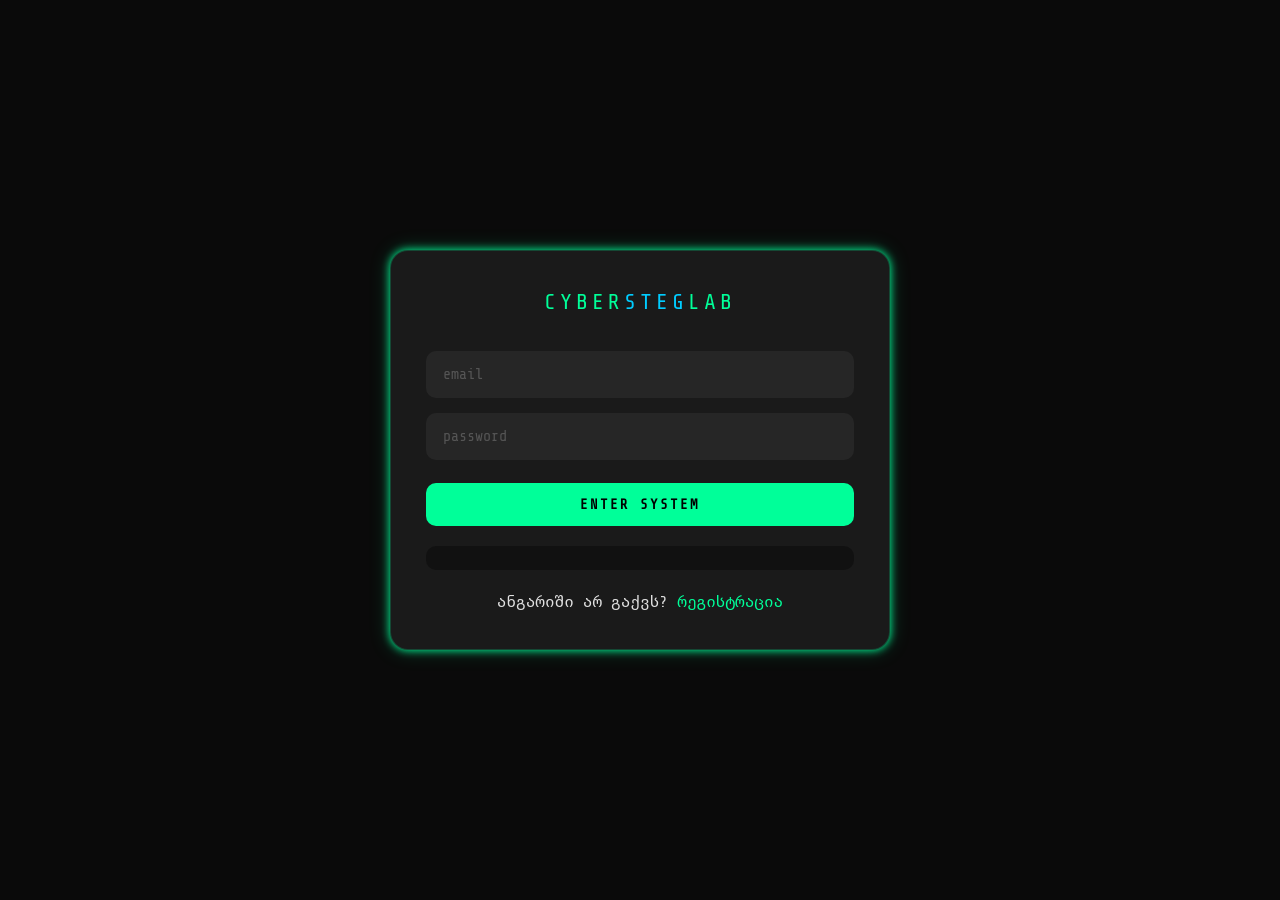
<file: CyberStegLabFront/index.html>
<!DOCTYPE html>
<html lang="ka">
<head>
  <meta charset="UTF-8">
  <meta name="viewport" content="width=device-width, initial-scale=1.0">
  <title>CyberStegLab</title>
</head>
<body>
<script>
  const token = localStorage.getItem('token');
  window.location.href = token
    ? 'pages/home.html'
    : 'pages/login.html';
</script>
</body>
</html>
</file>
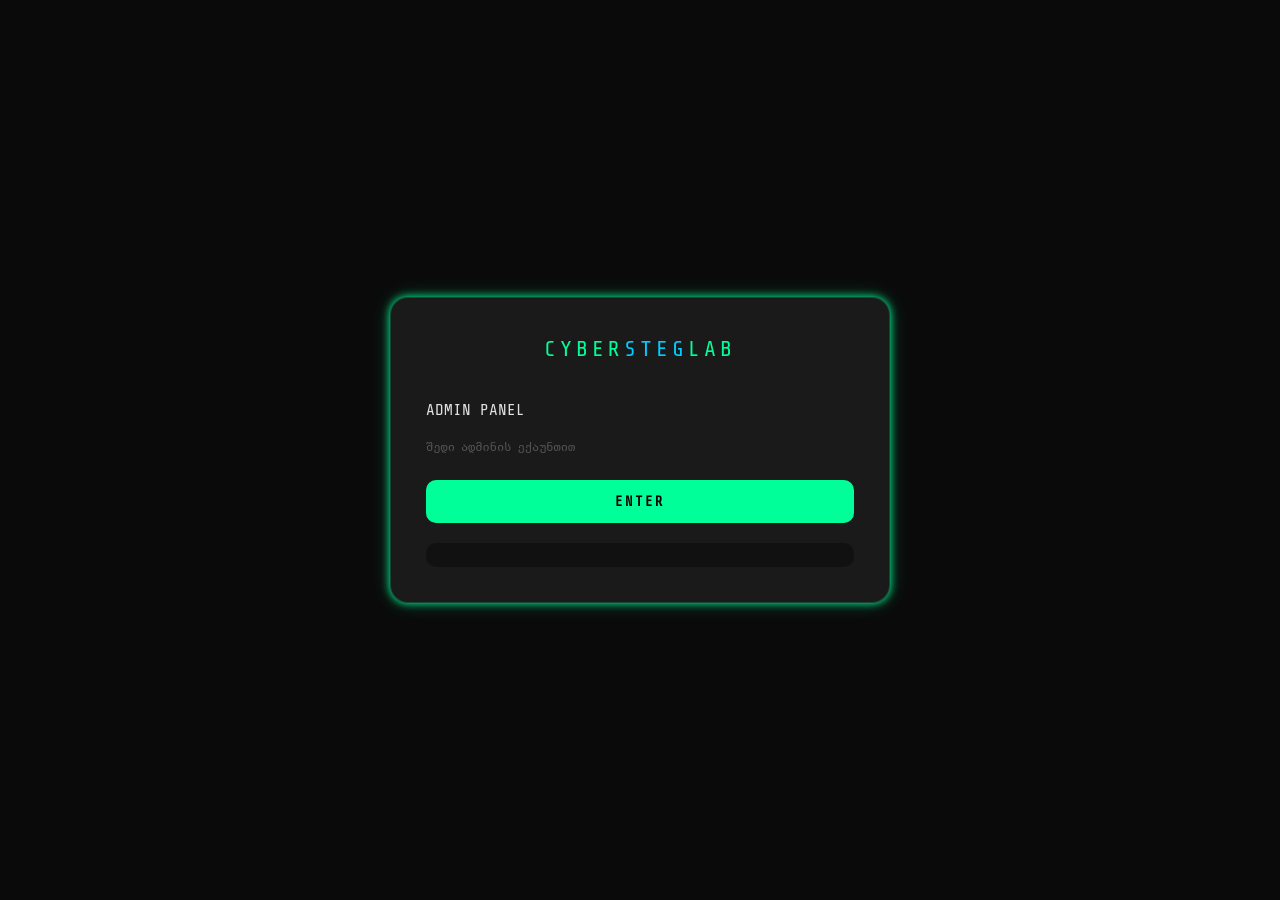
<file: CyberStegLabFront/pages/admin.html>
<!DOCTYPE html>
<html lang="ka">

<head>
  <meta charset="UTF-8">
  <meta name="viewport" content="width=device-width, initial-scale=1.0">
  <title>CyberStegLab — Admin</title>
  <link rel="icon" type="image/png" href="../img/admin.png">

  <link rel="stylesheet" href="../css/style.css">
</head>

<body>

  <div id="admin-login" class="center">
    <div class="auth-card">
      <div class="auth-header">
        <h1>CYBER<span class="text-cyan">STEG</span>LAB</h1>
      </div>
      <p class="auth-sub mb-16">ADMIN PANEL</p>
      <p class="text-muted mb-16" style="font-size:12px;">შედი ადმინის ექაუნთით</p>
      <button class="btn btn-primary" onclick="checkAdminAccess()">ENTER</button>
      <div id="loginError" class="result"></div>
    </div>
  </div>

  <div id="admin-panel" class="hidden">

    <nav>
      <span class="nav-logo">CYBER<span>STEG</span>LAB <span class="text-muted">ADMIN</span></span>
      <div class="nav-links">
        <button class="nav-btn active" onclick="showTab('challenges', this)">CHALLENGES</button>
        <button class="nav-btn" onclick="showTab('lessons', this)">LESSONS</button>
        <button class="nav-btn" onclick="location.href='home.html'">SITE</button>
        <button class="nav-btn text-error" onclick="adminLogout()">LOGOUT</button>
      </div>
    </nav>

    <div class="page">

      <!-- CHALLENGES TAB -->
      <div id="tab-challenges">
        <div class="page-header">
          <h2>CHALLENGES</h2>
          <p>დამატება, რედაქტირება, წაშლა</p>
        </div>

        <button class="btn btn-primary mb-16" style="max-width:200px;" onclick="showChallengeForm()">+ ADD
          CHALLENGE</button>

        <!-- FORM -->
        <div id="challenge-form" class="card mb-24 hidden">
          <h3 class="text-cyan mb-16"> CHALLENGE FORM</h3>
          <input type="hidden" id="ch-edit-id">
          <input type="text" id="ch-title" placeholder="Title">
          <textarea id="ch-description" placeholder="Description" rows="4"></textarea>
          <select id="ch-difficulty">
            <option value="beginner">Beginner</option>
            <option value="intermediate">Intermediate</option>
            <option value="advanced">Advanced</option>
          </select>
          <select id="ch-type">
            <option value="stego">Stego</option>
            <option value="rgb">RGB</option>
            <option value="password">Password</option>
            <option value="quiz">Quiz</option>
          </select>
          <div id="quiz-fields" style="display:none">
            <input id="ch-option1" placeholder="ვარიანტი 1" class="input" />
            <input id="ch-option2" placeholder="ვარიანტი 2" class="input" />
            <input id="ch-option3" placeholder="ვარიანტი 3" class="input" />
            <input id="ch-option4" placeholder="ვარიანტი 4" class="input" />
          </div>
          <input type="number" id="ch-xp" placeholder="XP">
          <input type="text" id="ch-answer" placeholder="Correct Answer">
          
          <input type="text" id="ch-hint" placeholder="Hint (optional)">

          <input type="file" id="ch-image-file" accept="image/*">
          <input type="text" id="ch-image-url" placeholder="ან URL პირდაპირ (optional)">
          
          <div style="display:flex; gap:10px; margin-top:8px;">
            <button class="btn btn-primary" onclick="saveChallenge()">SAVE</button>
            <button class="btn btn-outline" onclick="hideChallengeForm()">CANCEL</button>
          </div>
          <div id="ch-form-result" class="result mt-8"></div>
        </div>

        <!-- LIST -->
        <div id="challenges-list"></div>
      </div>

      <!-- LESSONS TAB -->
      <div id="tab-lessons" class="hidden">
        <div class="page-header">
          <h2>LESSONS</h2>
          <p> დამატება, რედაქტირება, წაშლა</p>
        </div>

        <button class="btn btn-primary mb-16" style="max-width:200px;" onclick="showLessonForm()">+ ADD LESSON</button>

        <!-- FORM -->
        <div id="lesson-form" class="card mb-24 hidden">
          <h3 class="text-cyan mb-16"> LESSON FORM</h3>
          <input type="hidden" id="ls-edit-id">
          <input type="text" id="ls-title" placeholder="Title">
          <textarea id="ls-content" placeholder="Content (HTML)" rows="8"></textarea>
          <select id="ls-badge">
            <option value="beginner">Beginner</option>
            <option value="intermediate">Intermediate</option>
            <option value="advanced">Advanced</option>
          </select>
          <input type="number" id="ls-order" placeholder="Order (1, 2, 3...)">
          <div style="display:flex; gap:10px; margin-top:8px;">
            <button class="btn btn-primary" onclick="saveLesson()">SAVE</button>
            <button class="btn btn-outline" onclick="hideLessonForm()">CANCEL</button>
          </div>
          <div id="ls-form-result" class="result mt-8"></div>
        </div>

        <!-- LIST -->
        <div id="lessons-list"></div>
      </div>

    </div>
  </div>

  <script src="../js/admin.js"></script>
</body>

</html>
</file>
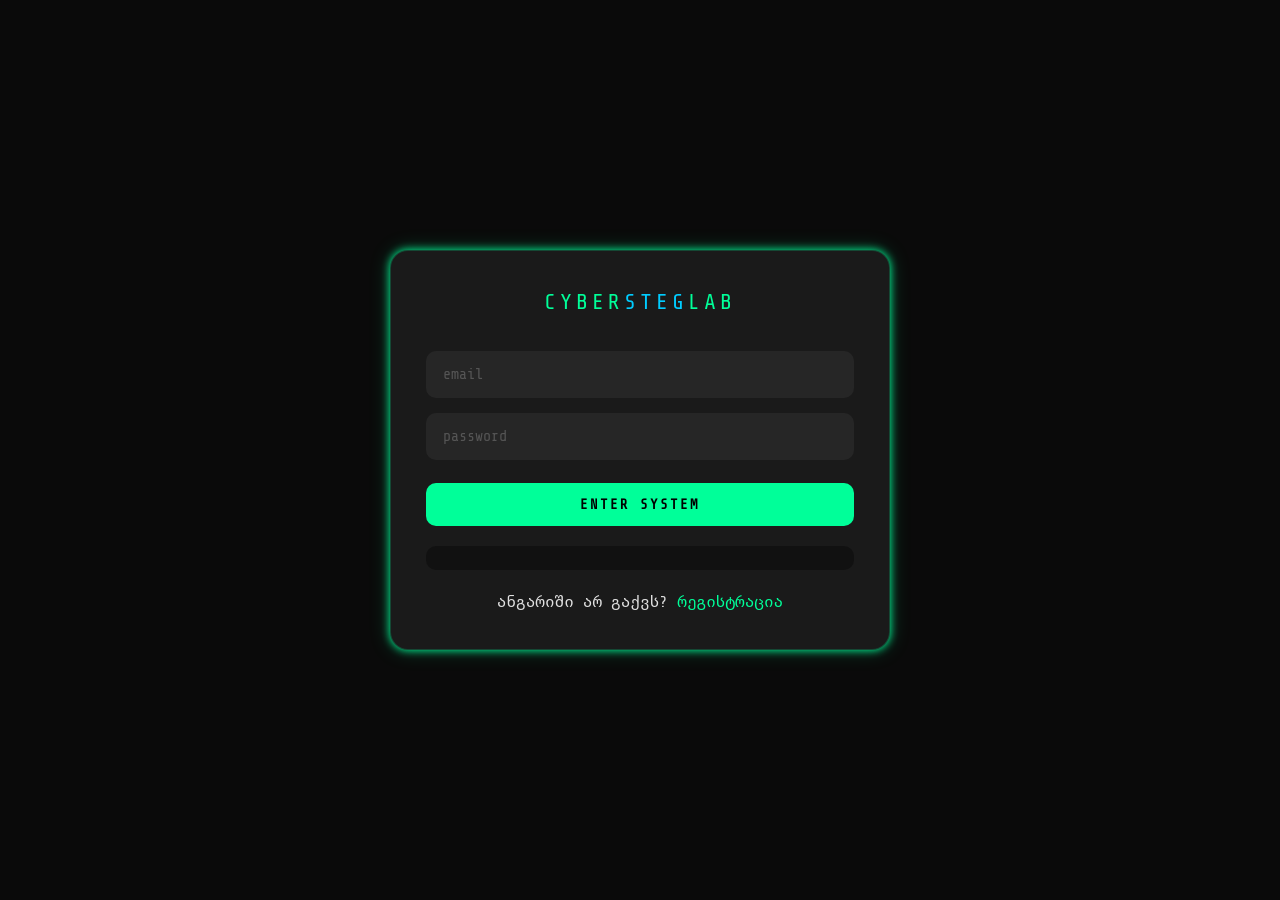
<file: CyberStegLabFront/pages/challenge-detail.html>
<!DOCTYPE html>
<html lang="ka">
<head>
  <meta charset="UTF-8">
  <meta name="viewport" content="width=device-width, initial-scale=1.0">
  <title>CyberStegLab — Challenge</title>
  <link rel="icon" type="image/png" href="../img/personal-growth.png">

  <link rel="stylesheet" href="../css/style.css">
</head>
<body>

<div id="nav"></div>

<div class="page">

  <div class="page-header">
    <a href="challenges.html" class="text-muted" style="font-size:12px;">← BACK</a>
    <h2 id="ch-title" class="mt-8">...</h2>
    <div class="ch-meta mt-8">
      <span id="ch-badge"></span>
      <span id="ch-xp" class="ch-xp"></span>
      <span id="ch-type" class="text-muted"></span>
    </div>
  </div>
  <div id="ch-image-wrap" class="mt-16"></div>

  <div class="detail-layout">

    <!-- მარცხნი ინფო -->
    <div class="detail-info">
      <div class="card">
        <h3 class="text-cyan">DESCRIPTION</h3>
        <p id="ch-desc" class="mt-16" style="font-size:16px; line-height:1.8;"></p>
      </div>

      <div class="card mt-16">
        <h3 class="text-cyan">HINT</h3>
        <p id="ch-hint" class="mt-16 text-muted" style="font-size:13px; line-height:1.8;">
          გჭირდება დახმარება? <span class="text-green" style="cursor:pointer;" onclick="showHint()">SHOW HINT</span>
        </p>
      </div>
    </div>

    <!-- მარჯვნივ პასუხი -->
    <div class="detail-answer">
      <div class="card">
        <h3 class="text-cyan">SUBMIT ANSWER</h3>

        <div id="answer-area" >
          <input type="text" id="answer-input" placeholder="შეიყვანე პასუხი..." style="font-size:16px;">
          <button class="btn btn-primary mt-8" onclick="submitAnswer()">SUBMIT →</button>
        </div>

        <div id="submit-result" class="result mt-16"></div>
      </div>
    </div>

  </div>

</div>

<script src="../js/auth.js"></script>
<script src="../js/nav.js"></script>
<script src="../js/challenge-detail.js"></script>
</body>
</html>
</file>
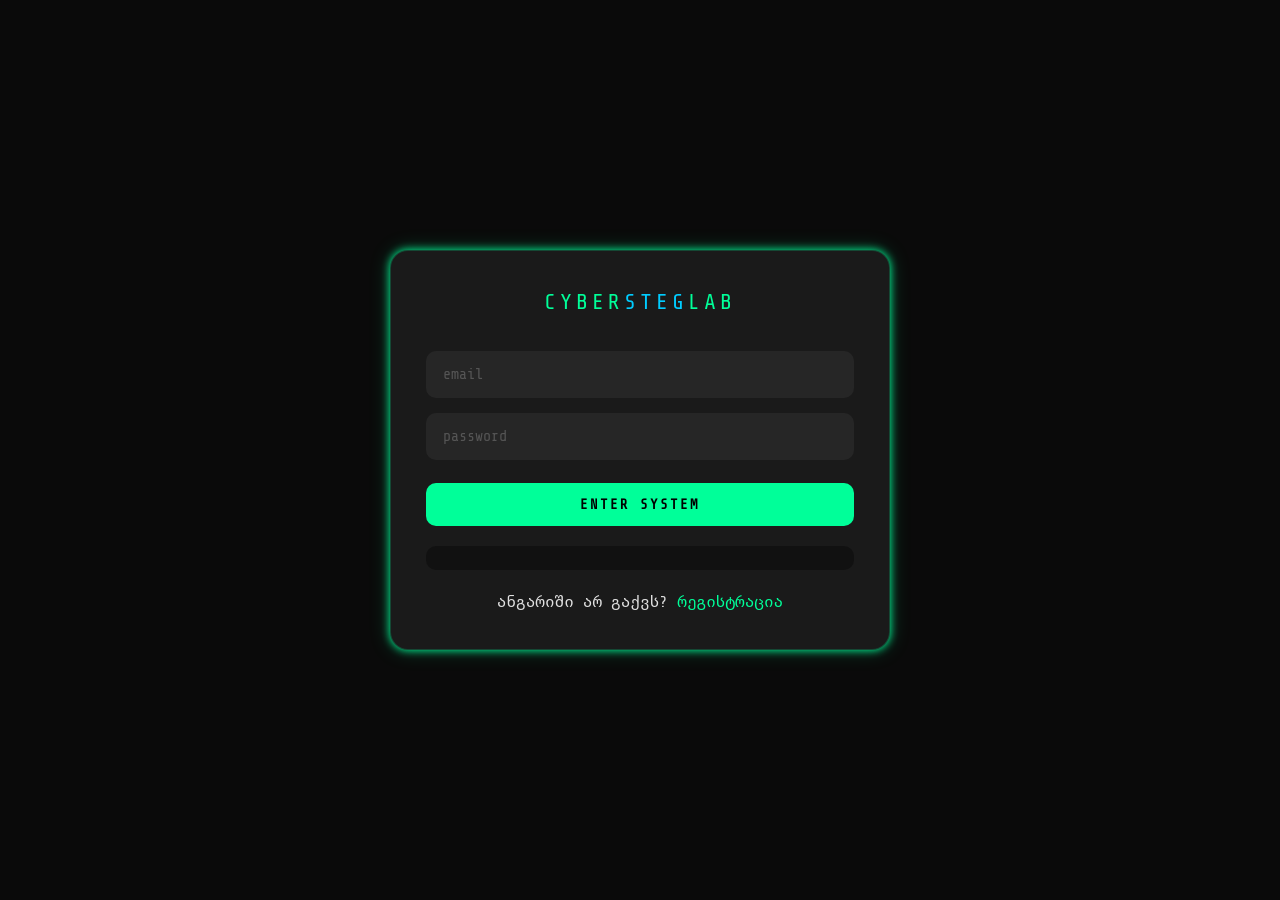
<file: CyberStegLabFront/pages/challenges.html>
<!DOCTYPE html>
<html lang="ka">
<head>
  <meta charset="UTF-8">
  <meta name="viewport" content="width=device-width, initial-scale=1.0">
  <title>CyberStegLab — Challenges</title>
  <link rel="icon" type="image/png" href="../img/personal-growth.png">
  <link rel="stylesheet" href="../css/style.css">
</head>
<body>

<div id="nav"></div>

<div class="page">

  <div class="page-header">
    <h2>CHALLENGES</h2>
    <p>გადაჭერი გამოწვევები და დააგროვე XP</p>
  </div>

  <!-- FILTERS -->
  <div class="filter-row">
    <button class="filter-btn active" onclick="filterChallenges('all', this)">ALL</button>
    <button class="filter-btn" onclick="filterChallenges('beginner', this)">BEGINNER</button>
    <button class="filter-btn" onclick="filterChallenges('intermediate', this)">INTERMEDIATE</button>
    <button class="filter-btn" onclick="filterChallenges('advanced', this)">ADVANCED</button>
  </div>

  <!-- CHALLENGES GRID -->
  <div id="challenges-grid" class="grid-3">
    <p class="text-muted">loading...</p>
  </div>

</div>

<script src="../js/auth.js"></script>
<script src="../js/nav.js"></script>
<script src="../js/challenges.js"></script>
</body>
</html>
</file>
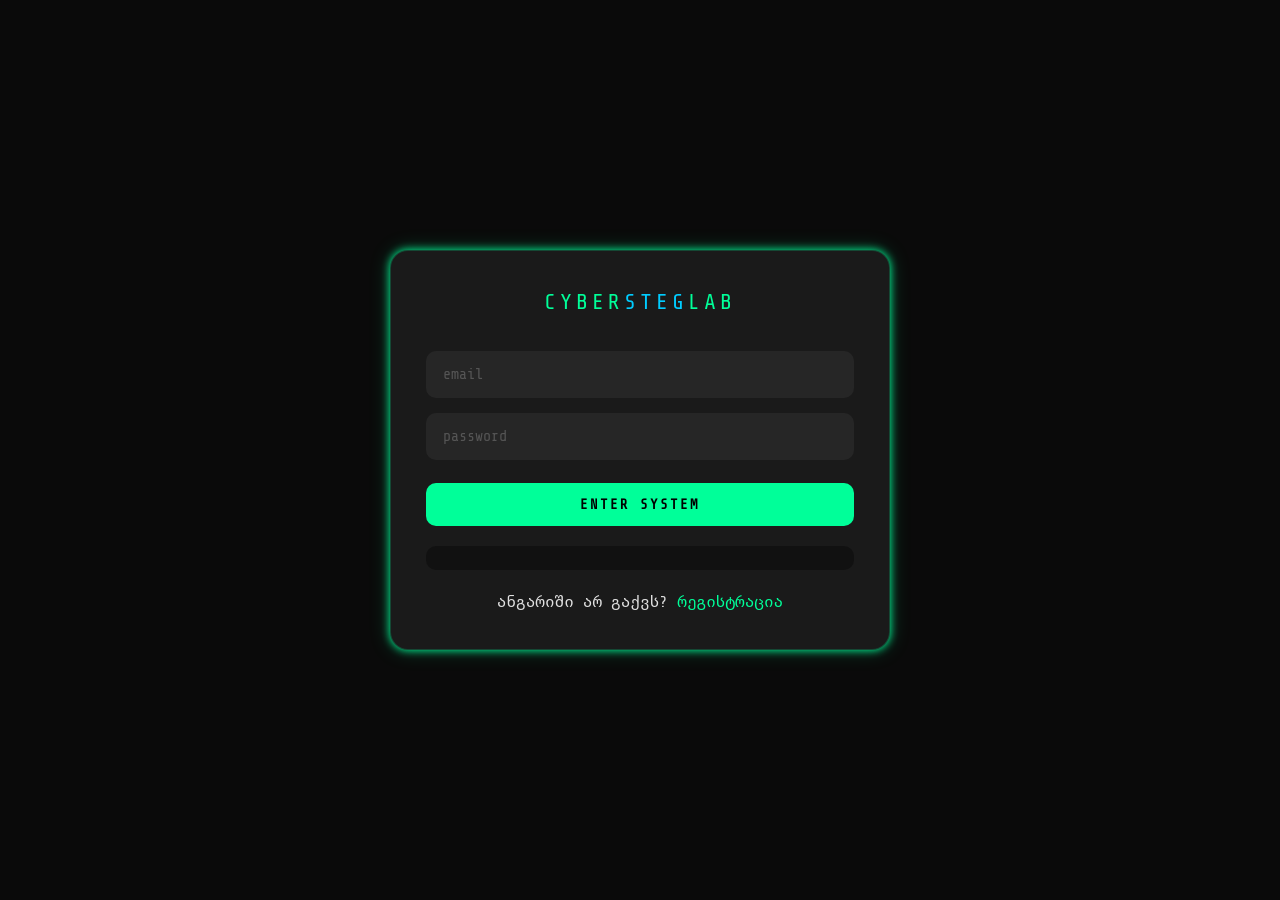
<file: CyberStegLabFront/pages/colorkey.html>
<!DOCTYPE html>
<html lang="ka">
<head>
  <meta charset="UTF-8">
  <meta name="viewport" content="width=device-width, initial-scale=1.0">
  <title>CyberStegLab — ColorKey Tool</title>
  <link rel="icon" type="image/png" href="../img/tool.png">

  <link rel="stylesheet" href="../css/style.css">
</head>
<body>

<div id="nav"></div>

<div class="page">

  <div class="page-header">
    <h2>COLORKEY TOOL</h2>
    <p>სურათის RGB პიქსელებიდან გენერირებული გასაღებით AES-256 შიფრაცია და LSB სტეგანოგრაფია</p>
  </div>

  <!-- TABS -->
  <div class="ck-tabs">
  <button class="ck-tab active" onclick="switchTab('hide', this)">[ HIDE TEXT ]</button>
  <button class="ck-tab" onclick="switchTab('reveal', this)">[ REVEAL TEXT ]</button>
  <button class="ck-tab" onclick="switchTab('hide-file', this)">[ HIDE FILE ]</button>
  <button class="ck-tab" onclick="switchTab('reveal-file', this)">[ REVEAL FILE ]</button>
</div>

  <!-- HIDE PANEL -->
  <div class="ck-panel active" id="panel-hide">
    <p class="section-title">ტექსტის დამალვა სურათში</p>

    <div class="ck-grid">

      <div class="ck-field">
        <label class="ck-label">სურათი (PNG / JPG / BMP)</label>
        <div class="ck-drop" id="hideDropZone">
          <input type="file" id="hideImage" accept="image/png,image/jpeg,image/bmp,image/tiff">
          <div class="ck-drop-icon">📁</div>
          <div class="ck-drop-text">გადმოაგდე ან <span>აირჩიე</span></div>
          <div class="ck-drop-name" id="hideFilename"></div>
        </div>
        <img id="hidePreview" class="ck-preview">
      </div>

      <div class="ck-field">
        <label class="ck-label">საიდუმლო ტექსტი</label>
        <textarea class="ck-textarea" id="hideText" placeholder="ჩაწერე დასამალი ტექსტი..."></textarea>

        <label class="ck-label mt-16">პაროლი</label>
        <input type="password" class="ck-input" id="hidePassword" placeholder="Color-Key-ს გენერაციისთვის">

        <button class="btn btn-primary ck-submit" id="hideBtn" onclick="doHide()">
          HIDE TEXT
          <span class="ck-spinner" id="hideSpinner"></span>
        </button>
      </div>

    </div>

    <div class="ck-result" id="hideResult" style="display:none">
      <p class="section-title">შედეგი</p>
      <div id="hideResultContent"></div>
    </div>
  </div>

  <!-- REVEAL PANEL -->
  <div class="ck-panel" id="panel-reveal">
    <p class="section-title">ტექსტის ამოღება სტეგო-სურათიდან</p>

    <div class="ck-grid">

      <div class="ck-field">
        <label class="ck-label">სტეგო-სურათი</label>
        <div class="ck-drop" id="revealDropZone">
          <input type="file" id="revealImage" accept="image/png,image/jpeg,image/bmp,image/tiff">
          <div class="ck-drop-icon">🔍</div>
          <div class="ck-drop-text">გადმოაგდე ან <span>აირჩიე</span></div>
          <div class="ck-drop-name" id="revealFilename"></div>
        </div>
        <img id="revealPreview" class="ck-preview">
      </div>

      <div class="ck-field">
        <label class="ck-label">Color-Key (64-სიმბოლოიანი hex)</label>
        <input type="text" class="ck-input" id="revealKey" placeholder="e.g. a3f1c9...">

        <button class="btn btn-primary ck-submit" id="revealBtn" onclick="doReveal()">
          REVEAL TEXT
          <span class="ck-spinner" id="revealSpinner"></span>
        </button>
      </div>

    </div>

    <div class="ck-result" id="revealResult" style="display:none">
      <p class="section-title">გაშიფრული ტექსტი</p>
      <div id="revealResultContent"></div>
    </div>
  </div>
  
  <!-- HIDE FILE PANEL -->
<div class="ck-panel" id="panel-hide-file">
  <p class="section-title">ფაილის დამალვა სურათში</p>
  <div class="ck-grid">
    <div class="ck-field">
      <label class="ck-label">სურათი (PNG / JPG / BMP)</label>
      <div class="ck-drop">
        <input type="file" id="hideFileImage" accept="image/png,image/jpeg,image/bmp,image/tiff">
        <div class="ck-drop-icon">📁</div>
        <div class="ck-drop-text">გადმოაგდე ან <span>აირჩიე</span></div>
        <div class="ck-drop-name" id="hideFileImageName"></div>
      </div>
      <img id="hideFilePreview" class="ck-preview">
    </div>
    <div class="ck-field">
      <label class="ck-label">დასამალი ფაილი</label>
      <div class="ck-drop">
        <input type="file" id="hideFileInput">
        <div class="ck-drop-icon">📄</div>
        <div class="ck-drop-text">გადმოაგდე ან <span>აირჩიე</span></div>
        <div class="ck-drop-name" id="hideFileName"></div>
      </div>
      <label class="ck-label mt-16">პაროლი</label>
      <input type="password" class="ck-input" id="hideFilePassword" placeholder="Color-Key-ს გენერაციისთვის">
      <button class="btn btn-primary ck-submit" id="hideFileBtn" onclick="doHideFile()">
        HIDE FILE
        <span class="ck-spinner" id="hideFileSpinner"></span>
      </button>
    </div>
  </div>
  <div class="ck-result" id="hideFileResult" style="display:none">
    <p class="section-title">შედეგი</p>
    <div id="hideFileResultContent"></div>
  </div>
</div>

<!-- REVEAL FILE PANEL -->
<div class="ck-panel" id="panel-reveal-file">
  <p class="section-title">ფაილის ამოღება სტეგო-სურათიდან</p>
  <div class="ck-grid">
    <div class="ck-field">
      <label class="ck-label">სტეგო-სურათი</label>
      <div class="ck-drop">
        <input type="file" id="revealFileImage" accept="image/png,image/jpeg,image/bmp,image/tiff">
        <div class="ck-drop-icon">🔍</div>
        <div class="ck-drop-text">გადმოაგდე ან <span>აირჩიე</span></div>
        <div class="ck-drop-name" id="revealFileImageName"></div>
      </div>
      <img id="revealFilePreview" class="ck-preview">
    </div>
    <div class="ck-field">
      <label class="ck-label">Color-Key (64-სიმბოლოიანი hex)</label>
      <input type="text" class="ck-input" id="revealFileKey" placeholder="e.g. a3f1c9...">
      <button class="btn btn-primary ck-submit" id="revealFileBtn" onclick="doRevealFile()">
        REVEAL FILE
        <span class="ck-spinner" id="revealFileSpinner"></span>
      </button>
    </div>
  </div>
  <div class="ck-result" id="revealFileResult" style="display:none">
    <p class="section-title">შედეგი</p>
    <div id="revealFileResultContent"></div>
  </div>
</div>

  <!-- HOW IT WORKS -->
  <div class="ck-how">
    <p class="section-title">როგორ მუშაობს</p>
    <div class="grid-3">
      <div class="card">
        <div class="ck-step-num">01</div>
        <h3>RGB Features</h3>
        <p class="text-muted mt-8" style="font-size:13px;line-height:1.7;">სურათის პიქსელებიდან RGB სტატისტიკური მახასიათებლების ამოღება</p>
      </div>
      <div class="card">
        <div class="ck-step-num">02</div>
        <h3>Color-Key Gen</h3>
        <p class="text-muted mt-8" style="font-size:13px;line-height:1.7;">SHA-256(RGB XOR password) — უნიკალური 256-ბიტიანი გასაღების გენერაცია</p>
      </div>
      <div class="card">
        <div class="ck-step-num">03</div>
        <h3>AES-256-CBC</h3>
        <p class="text-muted mt-8" style="font-size:13px;line-height:1.7;">Color-Key-ით ტექსტის დაშიფვრა IV + ciphertext ფორმატში</p>
      </div>
      <div class="card">
        <div class="ck-step-num">04</div>
        <h3>LSB Embed</h3>
        <p class="text-muted mt-8" style="font-size:13px;line-height:1.7;">დაშიფრული ბაიტები პიქსელების least-significant ბიტებში ჩაშენება</p>
      </div>
    </div>
  </div>

</div>

<script src="../js/auth.js"></script>
<script src="../js/nav.js"></script>
<script src="../js/colorkey.js"></script>
</body>
</html>
</file>
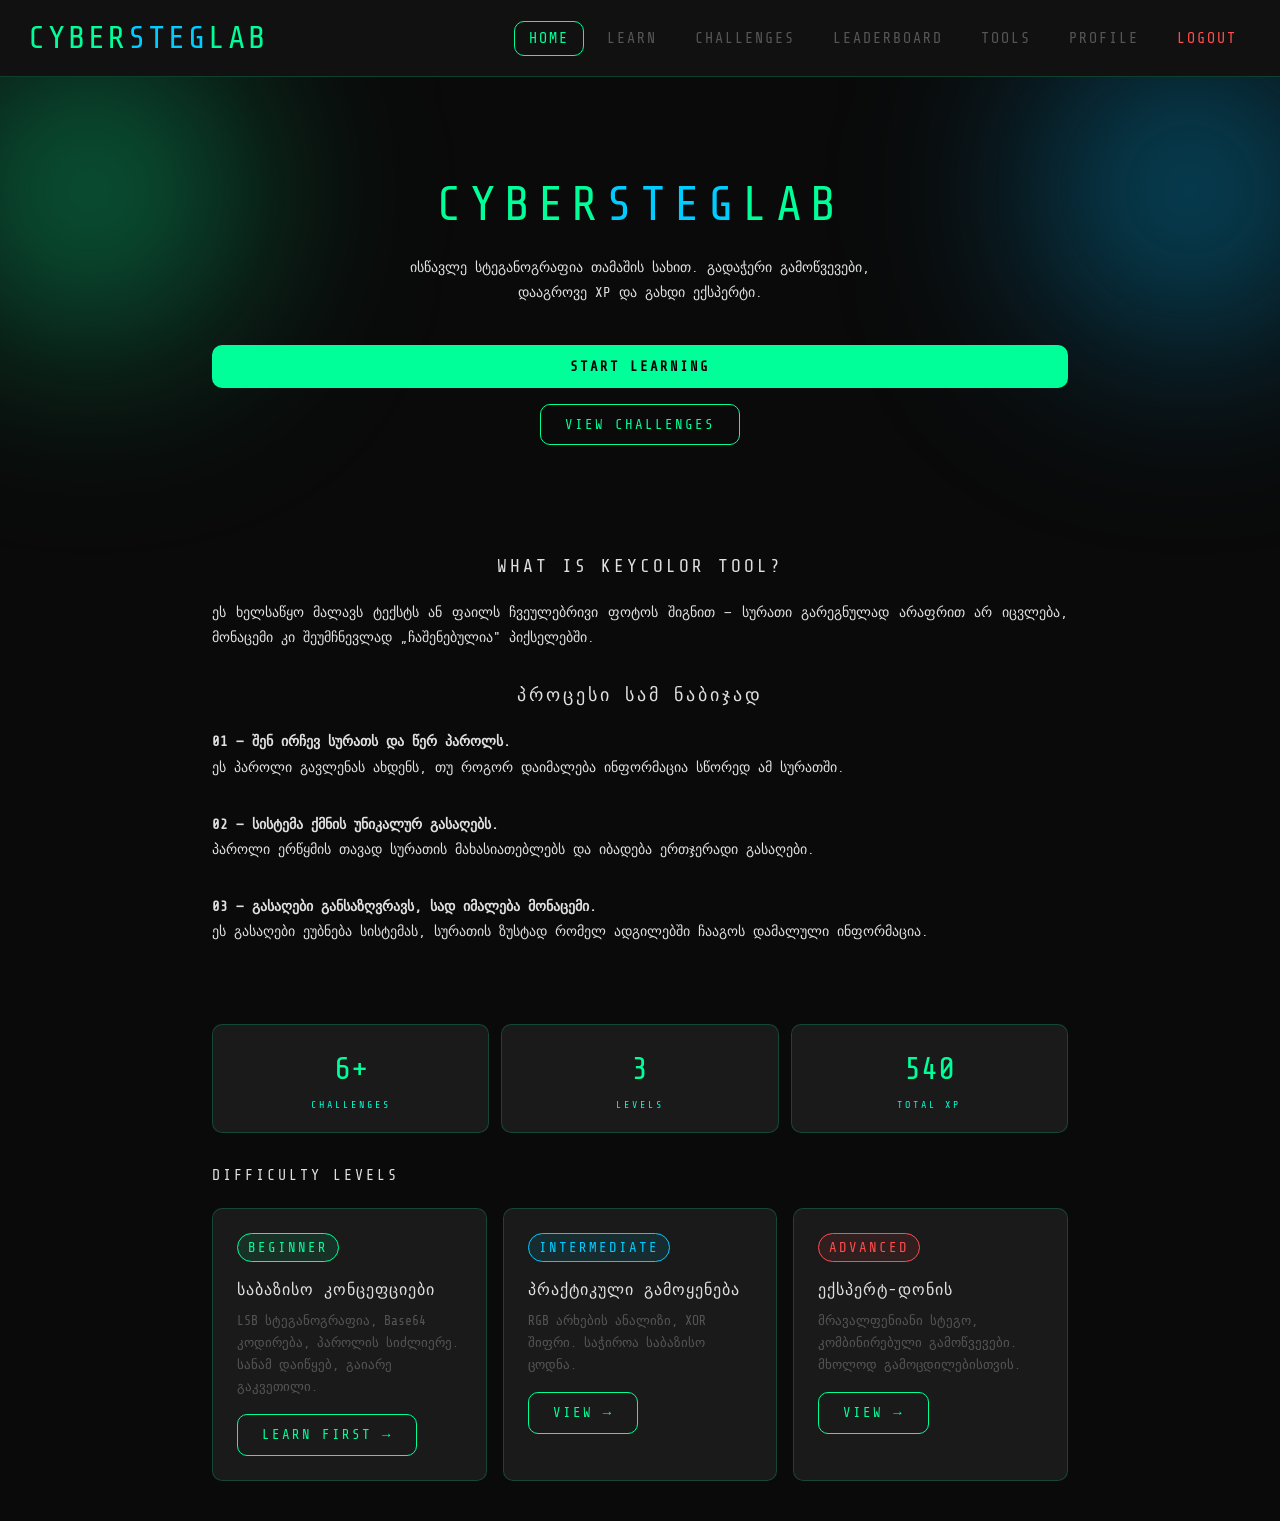
<file: CyberStegLabFront/pages/home.html>
<!DOCTYPE html>
<html lang="ka">

<head>
  <meta charset="UTF-8">
  <meta name="viewport" content="width=device-width, initial-scale=1.0">
  <title>CyberStegLab — Home</title>
  <link rel="icon" type="image/png" href="../img/home-icon-silhouette.png">
  <link rel="stylesheet" href="../css/style.css">
</head>

<body>

  <div id="nav"></div>

  <div class="page">

    <!-- HERO -->
    <section class="hero">
      <h1 class="hero-title">CYBER<span>STEG</span>LAB</h1>
      <p class="hero-desc">
        ისწავლე სტეგანოგრაფია თამაშის სახით. გადაჭერი გამოწვევები,
        დააგროვე XP და გახდი ექსპერტი.
      </p>
      <div class="hero-btns">
        <button class="btn btn-primary" onclick="location.href='learn.html'">START LEARNING</button>
        <button class="btn btn-outline" onclick="location.href='challenges.html'">VIEW CHALLENGES</button>
      </div>
    </section>
    <!--DESCRIPTION -->
    <div class="description">
      <p class="description-title">WHAT IS KEYCOLOR TOOL?</p>

      <p class="description-text">
        ეს ხელსაწყო მალავს ტექსტს ან ფაილს ჩვეულებრივი ფოტოს შიგნით — სურათი
        გარეგნულად არაფრით არ იცვლება, მონაცემი კი შეუმჩნევლად „ჩაშენებულია" პიქსელებში.
      </p>

      <p class="description-title">პროცესი სამ ნაბიჯად</p>

      <p class="description-text">
        <strong>01 — შენ ირჩევ სურათს და წერ პაროლს.</strong><br>
        ეს პაროლი გავლენას ახდენს, თუ როგორ დაიმალება ინფორმაცია სწორედ ამ სურათში.
      </p>

      <p class="description-text">
        <strong>02 — სისტემა ქმნის უნიკალურ გასაღებს.</strong><br>
        პაროლი ერწყმის თავად სურათის მახასიათებლებს და იბადება ერთჯერადი გასაღები.
      </p>

      <p class="description-text">
        <strong>03 — გასაღები განსაზღვრავს, სად იმალება მონაცემი.</strong><br>
        ეს გასაღები ეუბნება სისტემას, სურათის ზუსტად რომელ ადგილებში ჩააგოს დამალული ინფორმაცია.
      </p>
    </div>
    <!-- STATS -->
    <div class="stats-row">
      <div class="stat-card">
        <div class="stat-num">6+</div>
        <div class="stat-label">CHALLENGES</div>
      </div>
      <div class="stat-card">
        <div class="stat-num">3</div>
        <div class="stat-label">LEVELS</div>
      </div>
      <div class="stat-card">
        <div class="stat-num">540</div>
        <div class="stat-label">TOTAL XP</div>
      </div>
    </div>

    <!-- LEVELS -->
    <p class="section-title">DIFFICULTY LEVELS</p>
    <div class="grid-3">

      <div class="card">
        <span class="badge badge-beginner">BEGINNER</span>
        <h3 class="mt-16">საბაზისო კონცეფციები</h3>
        <p class="text-muted mt-8" style="font-size:13px; line-height:1.7;">
          LSB სტეგანოგრაფია, Base64 კოდირება, პაროლის სიძლიერე.
          სანამ დაიწყებ, გაიარე გაკვეთილი.
        </p>
        <button class="btn btn-outline mt-16" onclick="location.href='learn.html'">LEARN FIRST →</button>
      </div>

      <div class="card">
        <span class="badge badge-intermediate">INTERMEDIATE</span>
        <h3 class="mt-16">პრაქტიკული გამოყენება</h3>
        <p class="text-muted mt-8" style="font-size:13px; line-height:1.7;">
          RGB არხების ანალიზი, XOR შიფრი.
          საჭიროა საბაზისო ცოდნა.
        </p>
        <button class="btn btn-outline mt-16" onclick="location.href='challenges.html?difficulty=intermediate'">VIEW
          →</button>
      </div>

      <div class="card">
        <span class="badge badge-advanced">ADVANCED</span>
        <h3 class="mt-16">ექსპერტ-დონის</h3>
        <p class="text-muted mt-8" style="font-size:13px; line-height:1.7;">
          მრავალფენიანი სტეგო, კომბინირებული გამოწვევები.
          მხოლოდ გამოცდილებისთვის.
        </p>
        <button class="btn btn-outline mt-16" onclick="location.href='challenges.html?difficulty=advanced'">VIEW
          →</button>
      </div>

    </div>

  </div>

  <script src="../js/auth.js"></script>
  <script src="../js/nav.js"></script>
  <script src="../js/stats.js"></script>
</body>

</html>
</file>
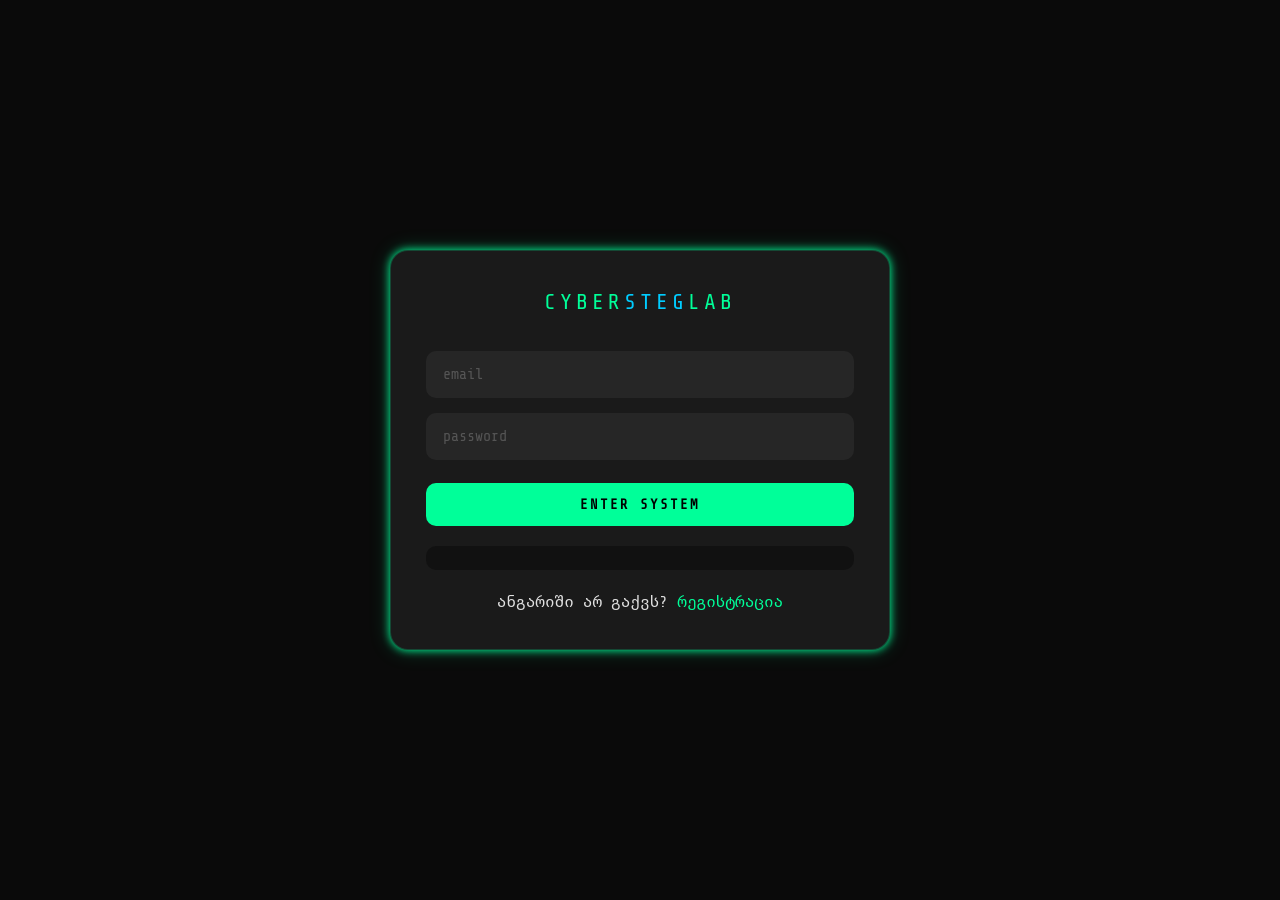
<file: CyberStegLabFront/pages/leaderboard.html>
<!DOCTYPE html>
<html lang="ka">
<head>
  <meta charset="UTF-8">
  <meta name="viewport" content="width=device-width, initial-scale=1.0">
  <title>CyberStegLab — Leaderboard</title>
  <link rel="icon" type="image/png" href="../img/leader.png">
  <link rel="stylesheet" href="../css/style.css">
</head>
<body>

<div id="nav"></div>

<div class="page">

  <div class="page-header">
    <h2>LEADERBOARD</h2>
    <p>საუკეთესონი</p>
  </div>

  <div id="leaderboard-list">
    <p class="text-muted">loading...</p>
  </div>

</div>

<script src="../js/auth.js"></script>
<script src="../js/nav.js"></script>
<script src="../js/leaderboard.js"></script>
</body>
</html>
</file>
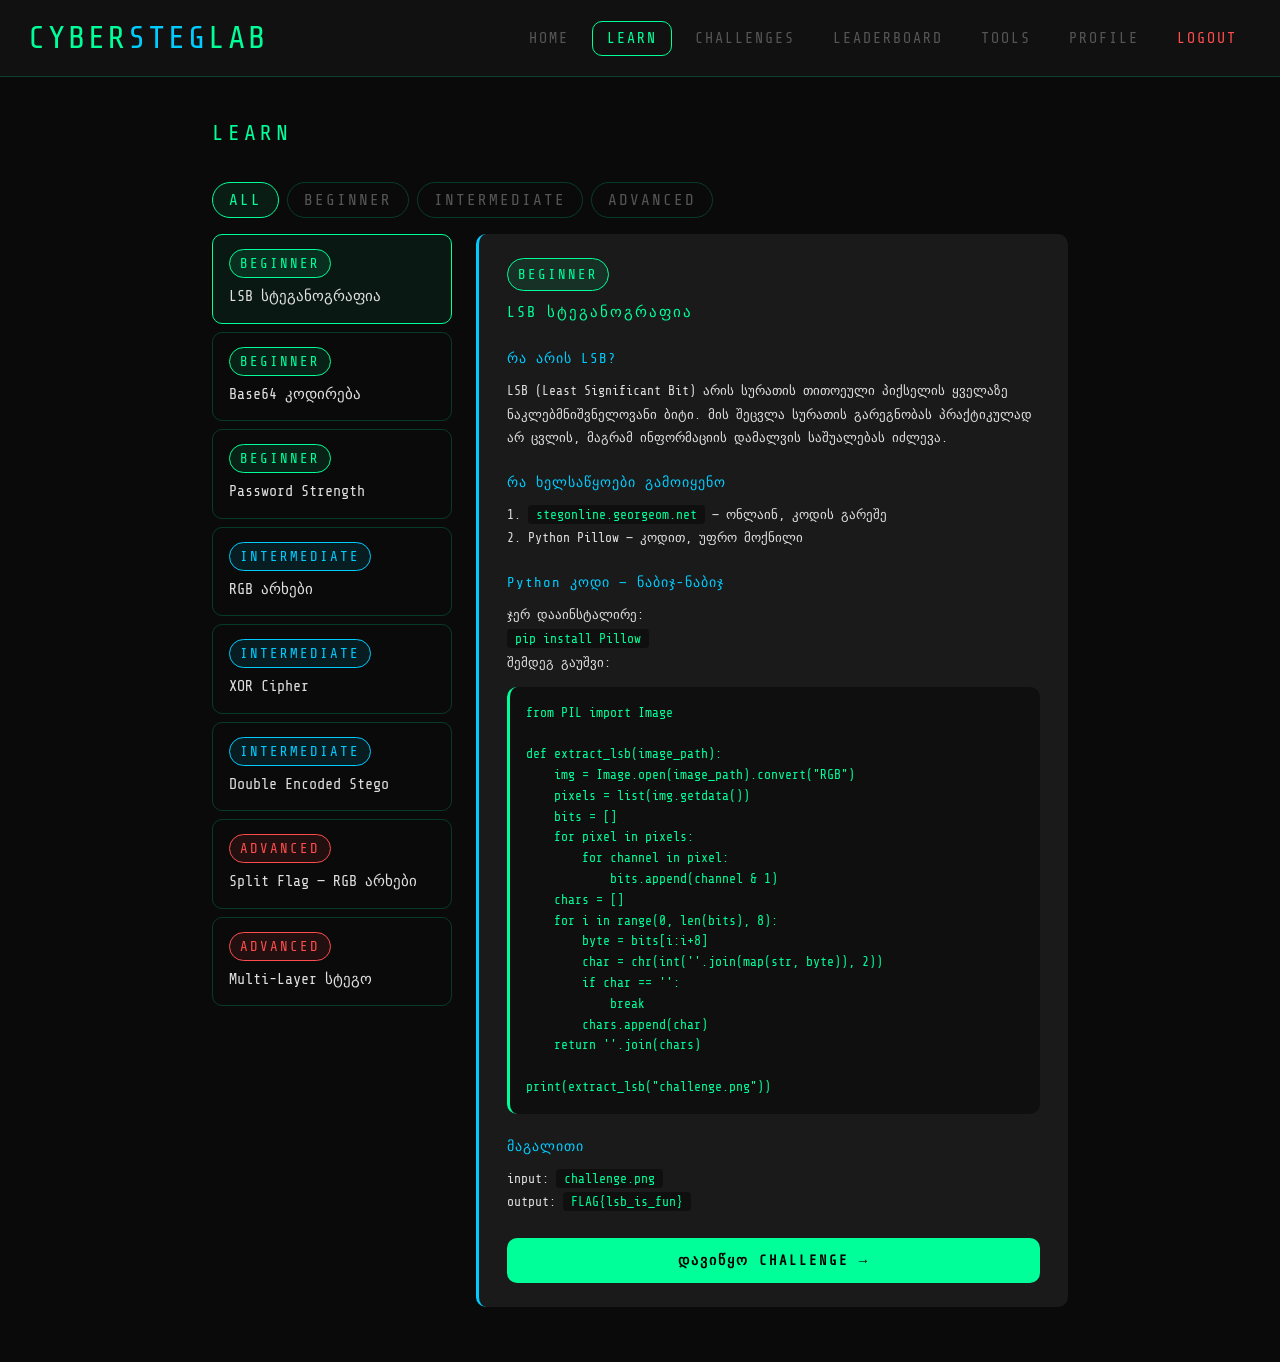
<file: CyberStegLabFront/pages/learn.html>
<!DOCTYPE html>
<html lang="ka">

<head>
    <meta charset="UTF-8">
    <meta name="viewport" content="width=device-width, initial-scale=1.0">
    <title>CyberStegLab — Learn</title>
    <link rel="icon" type="image/png" href="../img/learn.png">
    <link rel="stylesheet" href="../css/style.css">
</head>

<body>

    <div id="nav"></div>


    <div class="page">
        <h1 class="learn">LEARN</h1>
        <div class="filter-row mb-16">
            <button class="filter-btn active" onclick="filterLessons('all', this)">ALL</button>
            <button class="filter-btn" onclick="filterLessons('beginner', this)">BEGINNER</button>
            <button class="filter-btn" onclick="filterLessons('intermediate', this)">INTERMEDIATE</button>
            <button class="filter-btn" onclick="filterLessons('advanced', this)">ADVANCED</button>
        </div>
        <div class="learn-layout">

            <!-- თემების სია -->
            <div class="learn-sidebar">
                <div id="lesson-list"></div>
            </div>

            <!-- კონტენტი -->
            <div class="learn-content">
                <div id="lesson-body"></div>
            </div>

        </div>
    </div>

    <script src="../js/auth.js"></script>
    <script src="../js/nav.js"></script>
    <script src="../js/lessons.js"></script>
</body>

</html>
</file>
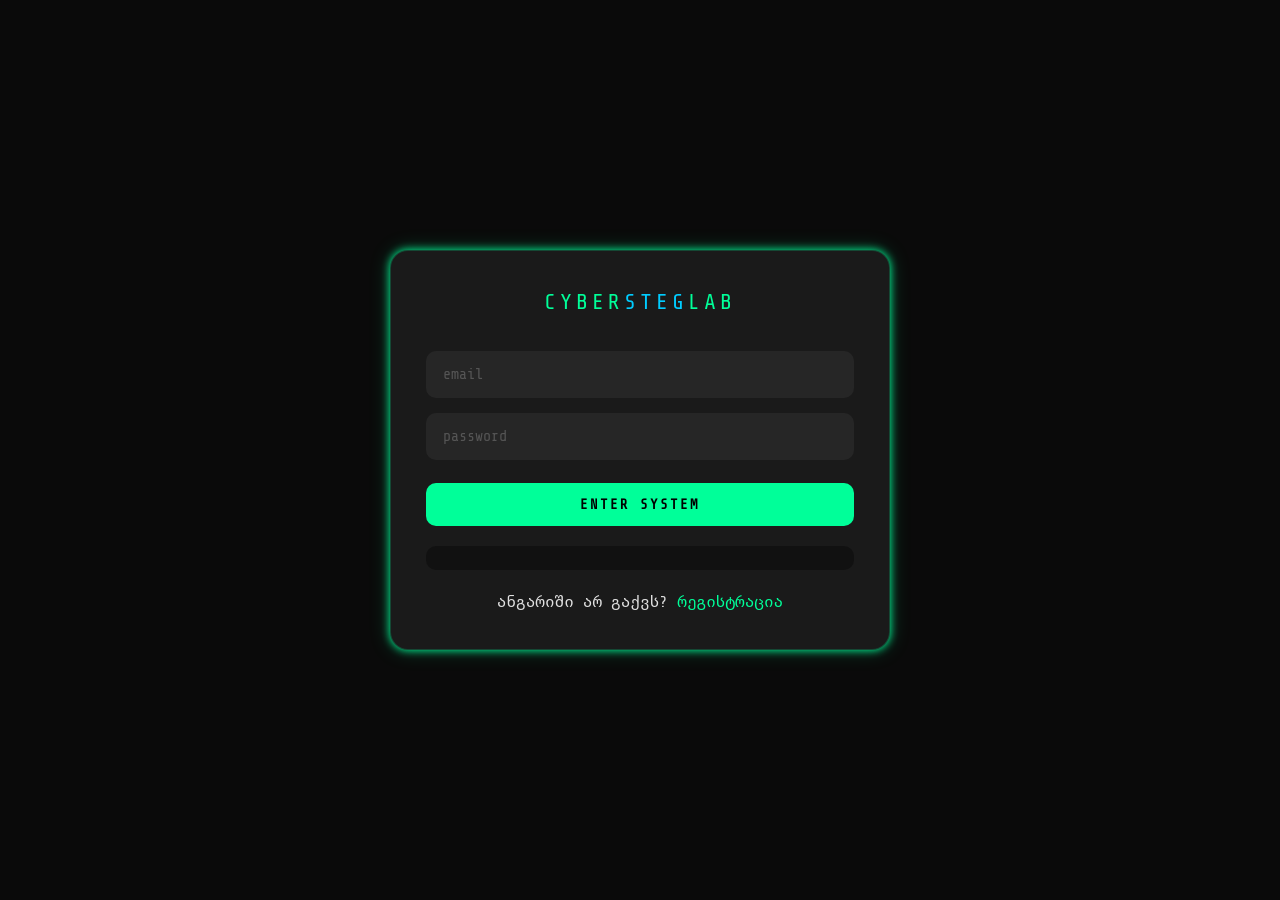
<file: CyberStegLabFront/pages/login.html>
<!DOCTYPE html>
<html lang="ka">

<head>
  <meta charset="UTF-8">
  <meta name="viewport" content="width=device-width, initial-scale=1.0">
  <title>CyberStegLab — Login</title>
  <link rel="icon" type="image/png" href="../img/login.png">

  <link rel="stylesheet" href="../css/style.css">
</head>

<body>

  <div class="center">
    <div class="auth-card">

      <div class="auth-header">
        <h1>
          CYBER<span class="text-cyan">STEG</span>LAB
        </h1>
      </div>

      <input type="email" id="loginEmail" placeholder="email">
      <input type="password" id="loginPassword" placeholder="password">

      <button class="btn btn-primary" onclick="login()">
        ENTER SYSTEM
      </button>

      <div id="loginResult" class="result"></div>

      <p class="auth-footer">
        ანგარიში არ გაქვს?
        <a href="register.html">რეგისტრაცია</a>
      </p>

    </div>
  </div>

  <script src="../js/auth.js"></script>
</body>

</html>
</file>
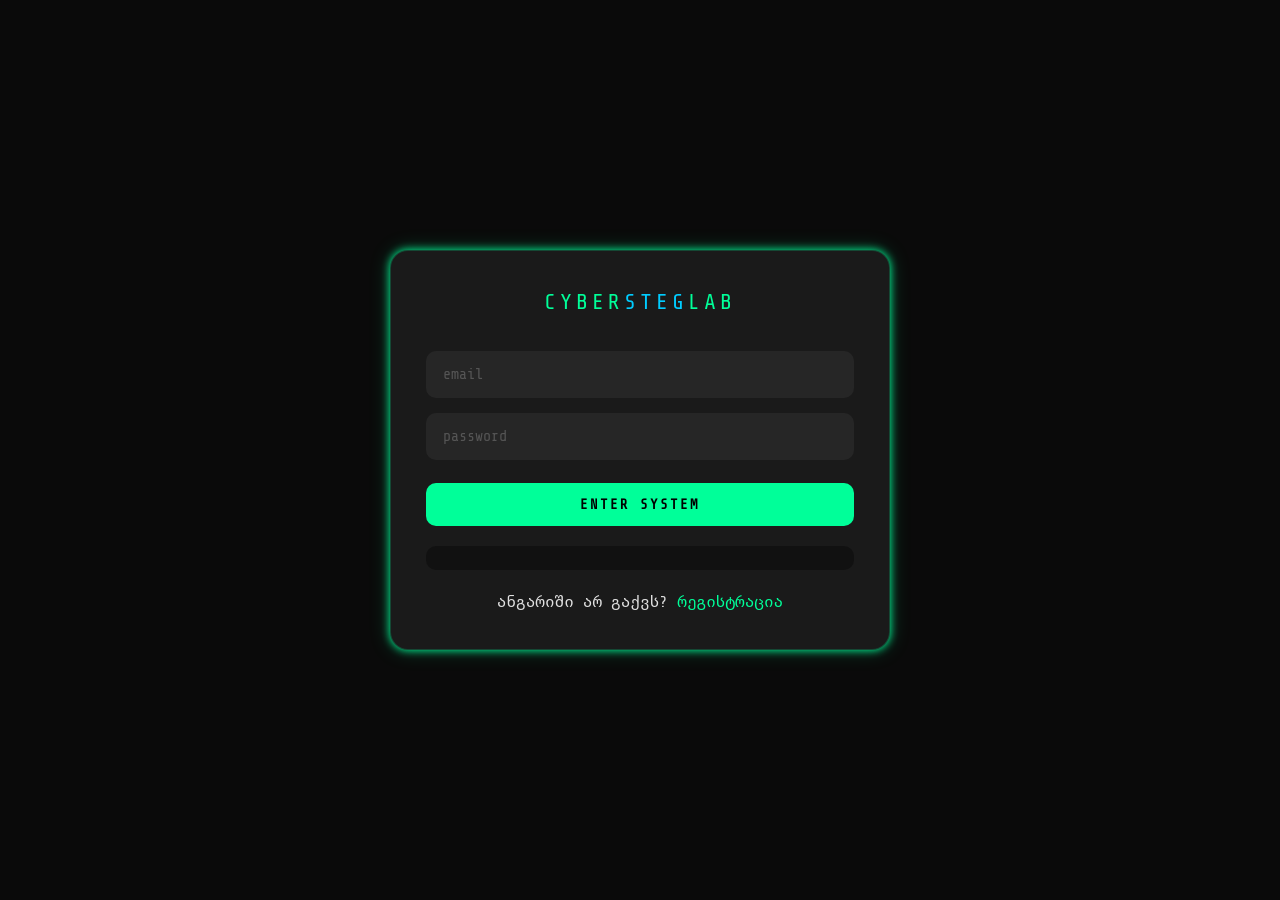
<file: CyberStegLabFront/pages/profile.html>
<!DOCTYPE html>
<html lang="ka">
<head>
  <meta charset="UTF-8">
  <meta name="viewport" content="width=device-width, initial-scale=1.0">
  <title>CyberStegLab — Profile</title>
  <link rel="icon" type="image/png" href="../img/user.png">
  <link rel="stylesheet" href="../css/style.css">
</head>
<body>

<div id="nav"></div>

<div class="page">

  <div class="page-header">
    <h2>PROFILE</h2>
    <p>შენი პროგრესი</p>
  </div>

  <!-- მომხმარებლის ინფო -->
  <div class="profile-header card mb-24">
    <div class="profile-avatar">
      <span id="profile-initial">?</span>
    </div>
    <div>
      <h2 id="profile-username" class="text-green">...</h2>
      <p id="profile-email" class="text-muted" style="font-size:12px; margin-top:4px;"></p>
    </div>
  </div>

  <!-- STATS -->
  <div class="stats-row mb-24">
    <div class="stat-card">
      <div class="stat-num text-green" id="stat-xp">0</div>
      <div class="stat-label">TOTAL XP</div>
    </div>
    <div class="stat-card">
      <div class="stat-num text-cyan" id="stat-solved">0</div>
      <div class="stat-label">SOLVED</div>
    </div>
    <div class="stat-card">
      <div class="stat-num" id="stat-achievements">0</div>
      <div class="stat-label">ACHIEVEMENTS</div>
    </div>
  </div>

  <div class="grid-2">

    <!-- გადაჭრილი challenges -->
    <div>
      <p class="section-title">SOLVED CHALLENGES</p>
      <div id="solved-list"></div>
    </div>

    <!-- achievements -->
    <div>
      <p class="section-title">ACHIEVEMENTS</p>
      <div id="achievements-list"></div>
    </div>

  </div>

</div>

<script src="../js/auth.js"></script>
<script src="../js/nav.js"></script>
<script src="../js/profile.js"></script>
</body>
</html>
</file>
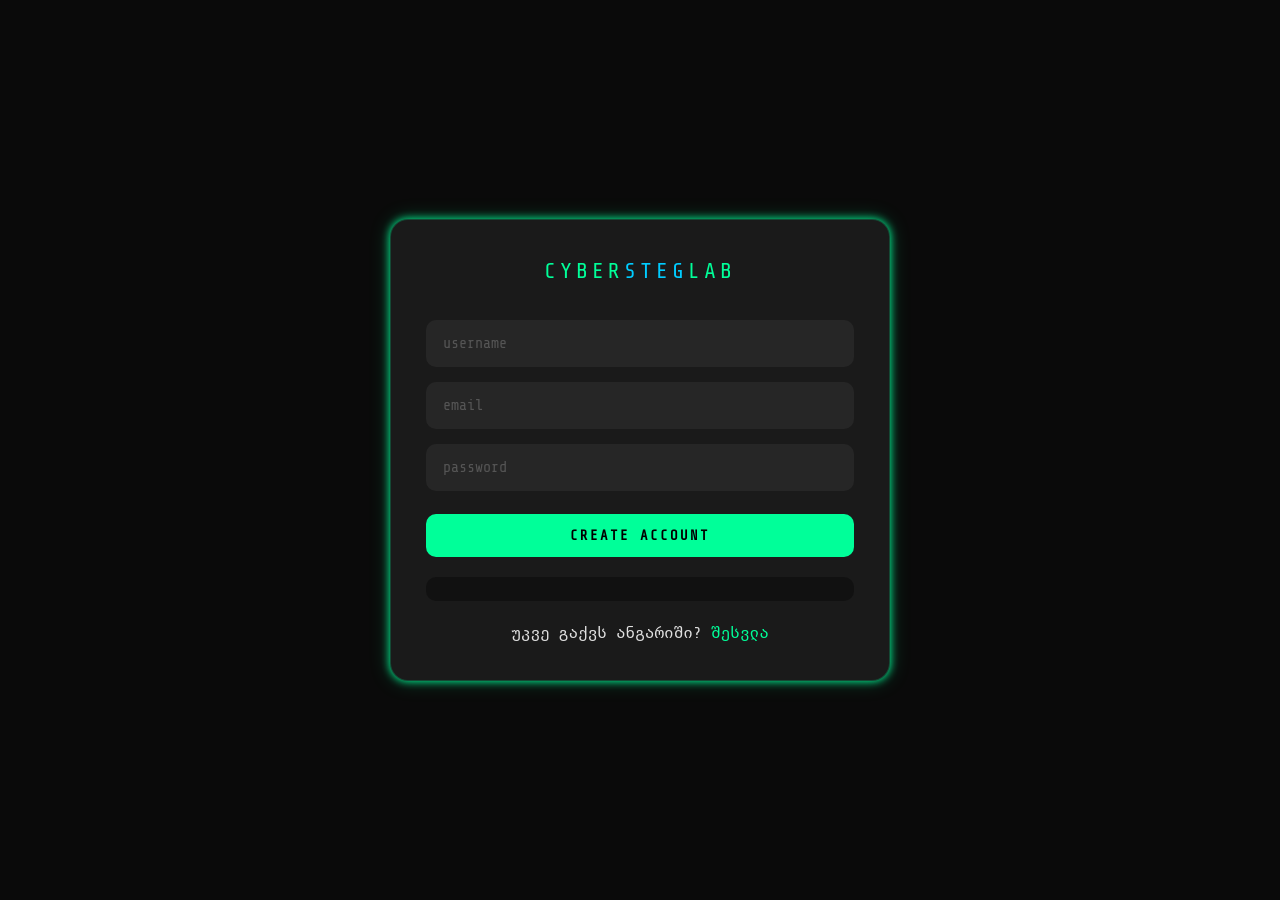
<file: CyberStegLabFront/pages/register.html>
<!DOCTYPE html>
<html lang="ka">
<head>
  <meta charset="UTF-8">
  <meta name="viewport" content="width=device-width, initial-scale=1.0">
  <title>CyberStegLab — Register</title>
  <link rel="icon" type="image/png" href="../img/login.png">
  <link rel="stylesheet" href="../css/style.css">
</head>
<body>

<div class="center">
  <div class="auth-card">

    <div class="auth-header">
      <h1>
        CYBER<span class="text-cyan">STEG</span>LAB
      </h1>

      <p class="text-muted auth-subtitle">
      </p>
    </div>

    <input type="text" id="username" placeholder="username">
    <input type="email" id="email" placeholder="email">
    <input type="password" id="password" placeholder="password">

    <button class="btn btn-primary" onclick="register()">
      CREATE ACCOUNT
    </button>

    <div id="result" class="result"></div>

    <p class="auth-footer">
      უკვე გაქვს ანგარიში?
      <a href="login.html">შესვლა</a>
    </p>

  </div>
</div>

<script src="../js/auth.js"></script>
</body>
</html>
</file>
<file: CyberStegLabFront/css/style.css>
@import url('https://fonts.googleapis.com/css2?family=Share+Tech+Mono&display=swap');

/*
   VARIABLES
   (colors untouched — only added spacing/elevation/motion tokens)
 */
:root {
  --green:      #00ff99;
  --cyan:       #00ccff;
  --bg:         #0a0a0a;
  --surface:    #111111;
  --surface2:   #1a1a1a;
  --border:     rgba(0, 255, 153, 0.2);
  --text:       #e0e0e0;
  --muted:      #555555;
  --error:      #ff4d4d;
  --success:    #00ff99;
  --font:       'Share Tech Mono', monospace;
  --radius:     10px;
  --transition: .3s;
  --ease:       cubic-bezier(.2, .8, .2, 1);

  /* spacing scale — used to replace ad-hoc px values consistently */
  --space-1: 4px;
  --space-2: 8px;
  --space-3: 12px;
  --space-4: 16px;
  --space-5: 20px;
  --space-6: 24px;
  --space-8: 32px;
  --space-10: 40px;
  --space-12: 48px;

  /* elevation, expressed as glow strength rather than raw shadow so every
     card in the app reads as part of one system instead of one-off values */
  --glow-sm: 0 0 8px rgba(0, 255, 153, 0.12);
  --glow-md: 0 0 16px rgba(0, 255, 153, 0.18);
  --glow-lg: 0 0 24px rgba(0, 255, 153, 0.28);
}

/*
   RESET & BASE
 */
*, *::before, *::after {
  margin: 0;
  padding: 0;
  box-sizing: border-box;
}

html {
  scroll-behavior: smooth;
}

body {
  font-family: var(--font);
  background: var(--bg);
  color: var(--text);
  min-height: 100vh;
  position: relative;
  line-height: 1.5;
}

body {
  font-family: var(--font);
  background: var(--bg);
  color: var(--text);
  min-height: 100vh;
  line-height: 1.5;
}

nav, .page, .center {
  position: relative;
  z-index: 1;
}

a {
  color: var(--green);
  text-decoration: none;
  transition: text-shadow var(--transition) var(--ease);
}

a:hover {
  text-shadow: 0 0 8px var(--green);
}

/* keyboard accessibility — visible on every interactive element */
a:focus-visible,
button:focus-visible,
input:focus-visible,
select:focus-visible,
textarea:focus-visible,
.quiz-option:focus-visible,
.challenge-card:focus-visible {
  outline: 1px solid var(--green);
  outline-offset: 3px;
  box-shadow: var(--glow-sm);
}

@media (prefers-reduced-motion: reduce) {
  *, *::before, *::after {
    animation-duration: 0.001ms !important;
    animation-iteration-count: 1 !important;
    transition-duration: 0.001ms !important;
    scroll-behavior: auto !important;
  }
}

/* themed scrollbar (webkit) — small detail, keeps chrome consistent with the app */
::-webkit-scrollbar {
  width: 10px;
  height: 10px;
}
::-webkit-scrollbar-track {
  background: var(--surface);
}
::-webkit-scrollbar-thumb {
  background: var(--surface2);
  border: 1px solid var(--border);
  border-radius: 20px;
}
::-webkit-scrollbar-thumb:hover {
  background: rgba(0, 255, 153, 0.25);
}

/*
   TYPOGRAPHY
 */
h1 { font-size: clamp(24px, 3vw, 32px); letter-spacing: 4px; color: var(--green); font-weight: 400; }
h2 { font-size: clamp(18px, 2.4vw, 22px); letter-spacing: 2px; color: var(--green); font-weight: 400; }
h3 { font-size: 16px; letter-spacing: 1px; color: var(--text); font-weight: 400; }

.section-title {
  font-size: 15px;
  letter-spacing: 3px;
  text-transform: uppercase;
  margin-bottom: var(--space-5);
  position: relative;
}

.learn {
  font-size: 22px;
  letter-spacing: 4px;
  color: var(--green);
  text-align: left;
  margin-bottom: var(--space-8);
}

/*
   LAYOUT
 */
.page {
  max-width: 70%;
  margin: 0 auto;
  padding: var(--space-10) var(--space-5);
}

.center {
  display: flex;
  justify-content: center;
  align-items: center;
  min-height: 100vh;
}

/*
   NAV
 */
nav {
  background: var(--surface);
  border-bottom: 1px solid var(--border);
  padding: 14px 28px;
  display: flex;
  align-items: center;
  justify-content: space-between;
  position: sticky;
  top: 0;
  z-index: 100;
  backdrop-filter: blur(6px);
}

.nav-logo {
  font-size: 32px;
  letter-spacing: 3px;
  color: var(--green);
  transition: text-shadow var(--transition) var(--ease);
}

.nav-logo span { color: var(--cyan); }

.nav-logo:hover {
  text-shadow: var(--glow-sm);
}

.nav-links {
  display: flex;
  gap: var(--space-2);
}

.nav-btn {
  background: transparent;
  border: 1px solid transparent;
  color: var(--muted);
  font-family: var(--font);
  font-size: 15px;
  letter-spacing: 2px;
  padding: 8px 14px;
  border-radius: var(--radius);
  cursor: pointer;
  transition: color var(--transition) var(--ease), border-color var(--transition) var(--ease);
  width: auto;
  margin: 0;
  transform: none;
  box-shadow: none;
}

.nav-btn:hover {
  color: var(--green);
  border-color: var(--border);
  transform: none;
  box-shadow: none;
}

.nav-btn.active {
  color: var(--green);
  border-color: var(--green);
}

/*
   CARD
   Signature treatment: quiet terminal-style corner brackets that draw in
   on hover, instead of a generic border-glow. Applied once here and
   inherited by every card variant below.
 */
.card {
  background: var(--surface2);
  border: 1px solid var(--border);
  border-radius: var(--radius);
  padding: var(--space-6);
  transition: border-color var(--transition) var(--ease), box-shadow var(--transition) var(--ease);
  position: relative;
}

.card::before,
.card::after {
  content: "";
  position: absolute;
  width: 10px;
  height: 10px;
  border: 1px solid transparent;
  transition: border-color var(--transition) var(--ease), width var(--transition) var(--ease), height var(--transition) var(--ease);
  pointer-events: none;
}

.card::before {
  top: -1px;
  left: -1px;
  border-right: none;
  border-bottom: none;
}

.card::after {
  bottom: -1px;
  right: -1px;
  border-left: none;
  border-top: none;
}

.card:hover {
  border-color: var(--green);
  box-shadow: var(--glow-sm);
}

.card:hover::before,
.card:hover::after {
  width: 16px;
  height: 16px;
  border-color: var(--green);
}

/*
   AUTH CARD
 */
.auth-card {
  width: 100%;
  max-width: 500px;
  background: var(--surface2);
  padding: 35px;
  border-radius: 18px;
  border: 1px solid var(--border);
  box-shadow:
    0 0 8px var(--green),
    0 0 20px rgba(0, 255, 153, 0.25);
}

/*
   INPUTS
 */
input {
  width: 100%;
  padding: 14px 16px;
  margin-bottom: 15px;
  border: 1px solid transparent;
  border-radius: var(--radius);
  background: #262626;
  color: white;
  font-size: 15px;
  font-family: var(--font);
  transition: border-color var(--transition) var(--ease), box-shadow var(--transition) var(--ease);
}

input:focus {
  outline: none;
  border-color: var(--green);
  box-shadow: 0 0 8px rgba(0, 255, 153, 0.3);
}

input::placeholder { color: var(--muted); }

/*
   BUTTONS
 */
.btn {
  display: inline-block;
  padding: 12px 24px;
  border-radius: var(--radius);
  font-family: var(--font);
  font-size: 14px;
  letter-spacing: 2px;
  cursor: pointer;
  border: none;
  transition: transform var(--transition) var(--ease), box-shadow var(--transition) var(--ease), background var(--transition) var(--ease);
}

.btn:active {
  transform: translateY(0) scale(0.98);
}

.btn-primary {
  background: var(--green);
  color: #000;
  font-weight: bold;
  width: 100%;
  padding: 14px;
  margin-top: 8px;
}

.btn-primary:hover {
  transform: translateY(-2px);
  box-shadow: 0 0 15px var(--green);
}

.btn-primary:disabled {
  background: var(--muted);
  color: #222;
  cursor: not-allowed;
  transform: none;
  box-shadow: none;
}

.btn-outline {
  background: transparent;
  color: var(--green);
  border: 1px solid var(--green);
}

.btn-outline:hover {
  background: rgba(0, 255, 153, 0.08);
  box-shadow: 0 0 10px rgba(0, 255, 153, 0.2);
}

.btn-cyan {
  background: var(--cyan);
  color: #000;
  font-weight: bold;
}

.btn-cyan:hover {
  box-shadow: 0 0 15px var(--cyan);
  transform: translateY(-2px);
}

/*
   BADGES
 */
.badge {
  display: inline-block;
  font-size: 14px;
  letter-spacing: 2px;
  padding: 3px 10px;
  border-radius: 20px;
  text-transform: uppercase;
}

.badge-beginner     { background: rgba(0,255,153,.1);  color: var(--green); border: 1px solid var(--green); }
.badge-intermediate { background: rgba(0,204,255,.1);  color: var(--cyan);  border: 1px solid var(--cyan); }
.badge-advanced     { background: rgba(255,77,77,.1);  color: #ff4d4d;      border: 1px solid #ff4d4d; }

/*
   CHALLENGE CARD
 */

/*ჩელენჯების მთავარ გრიდში ტექსტის შეზღუდვა 2 ხაზზე */
.ch-desc-preview {
  display: -webkit-box;
  -webkit-line-clamp: 2;
  line-clamp: 2;
  -webkit-box-orient: vertical;  
  overflow: hidden;
  text-overflow: ellipsis;
  margin-bottom: 15px;
  color: #aaa;
  font-size: 14px;
}

/*დეტალების გვერდზე ტექსტის ახალი ხაზების (Enter-ების) შენარჩუნება */
#ch-desc, #ch-hint {
  white-space: pre-line;
}

.challenge-card {
  background: var(--surface2);
  border: 1px solid var(--border);
  border-radius: var(--radius);
  padding: var(--space-5);
  cursor: pointer;
  transition: border-color var(--transition) var(--ease), box-shadow var(--transition) var(--ease), transform var(--transition) var(--ease);
}

.challenge-card:hover {
  border-color: var(--green);
  box-shadow: var(--glow-md);
  transform: translateY(-2px);
}

.challenge-card.solved {
  border-color: rgba(0, 255, 153, 0.5);
  opacity: 0.7;
}

.ch-type  { font-size: 13px; letter-spacing: 3px; color: rgb(142, 161, 152); margin-bottom: var(--space-2); }
.ch-title { font-size: 18px; color: var(--green); margin-bottom: var(--space-2); }
.ch-desc  { font-size: 16px; line-height: 1.6; margin-bottom: var(--space-4); white-space: pre-line;}
.ch-footer { display: flex; justify-content: space-between; align-items: center; }
.ch-xp    { font-size: 13px; color: var(--cyan); }

/*
   FILTER BUTTONS
 */
.filter-row {
  display: flex;
  gap: var(--space-2);
  margin-bottom: var(--space-6);
  flex-wrap: wrap;
}

.filter-btn {
  background: transparent;
  border: 1px solid var(--border);
  color: var(--muted);
  font-family: var(--font);
  font-size: 16px;
  letter-spacing: 2px;
  padding: 8px 16px;
  border-radius: 20px;
  cursor: pointer;
  transition: color var(--transition) var(--ease), border-color var(--transition) var(--ease), background var(--transition) var(--ease);
  width: auto;
  margin: 0;
  transform: none;
}

.filter-btn:hover  { color: var(--green); border-color: var(--green); transform: none; box-shadow: none; }
.filter-btn.active { color: var(--green); border-color: var(--green); background: rgba(0,255,153,.08); box-shadow: none; transform: none; }

/*
   STAT CARDS
 */
.stats-row {
  display: grid;
  grid-template-columns: repeat(auto-fit, minmax(140px, 1fr));
  gap: var(--space-3);
  margin-bottom: var(--space-8);
}

.stat-card {
  background: var(--surface2);
  border: 1px solid var(--border);
  border-radius: var(--radius);
  padding: var(--space-5);
  text-align: center;
  transition: border-color var(--transition) var(--ease);
}

.stat-card:hover {
  border-color: var(--green);
}

.stat-num   { font-size: 32px; color: var(--green); margin-bottom: var(--space-1); font-variant-numeric: tabular-nums; }
.stat-label { font-size: 10px; letter-spacing: 3px; color: rgb(0, 255, 213); }

/*
   LEARN / LESSON CARD
 */
.lesson-card {
  background: var(--surface2);
  border-left: 3px solid var(--cyan);
  border-radius: var(--radius);
  padding: 24px 28px;
  margin-bottom: var(--space-4);
  line-height: 1.8;
  font-size: 14px;
  color: var(--text);
}

.lesson-card h3 { color: var(--cyan); margin-bottom: var(--space-3); }

code {
  background: #0f0f0f;
  color: var(--green);
  padding: 2px 8px;
  border-radius: 4px;
  font-family: var(--font);
  font-size: 13px;
}

/*
   RESULT / FEEDBACK
 */
.result {
  margin-top: var(--space-5);
  padding: var(--space-3);
  border-radius: var(--radius);
  min-height: 20px;
  text-align: center;
  background: var(--surface);
  font-size: 13px;
  transition: box-shadow var(--transition) var(--ease);
}

.success { color: var(--success); }
.error   { color: var(--error); }

/*
   LEADERBOARD
 */
.lb-row {
  display: flex;
  align-items: center;
  gap: var(--space-4);
  padding: 14px 20px;
  background: var(--surface2);
  border: 1px solid var(--border);
  border-radius: var(--radius);
  margin-bottom: var(--space-2);
  transition: border-color var(--transition) var(--ease);
}

.lb-row:hover { border-color: var(--green); }

.lb-rank  { font-size: 18px; color: var(--muted); width: 32px; font-variant-numeric: tabular-nums; }
.lb-name  { flex: 1; color: var(--text); }
.lb-score { color: var(--cyan); font-size: 14px; font-variant-numeric: tabular-nums; }

.lb-row.top1 { border-color: rgba(255, 215, 0, 0.35); }
.lb-row.top2 { border-color: rgba(192, 192, 192, 0.35); }
.lb-row.top3 { border-color: rgba(205, 127, 50, 0.35); }

.lb-row.top1 .lb-rank { color: #ffd700; text-shadow: 0 0 8px rgba(255, 215, 0, 0.4); }
.lb-row.top2 .lb-rank { color: #c0c0c0; text-shadow: 0 0 8px rgba(192, 192, 192, 0.35); }
.lb-row.top3 .lb-rank { color: #cd7f32; text-shadow: 0 0 8px rgba(205, 127, 50, 0.35); }

/*
   GRID
 */
.grid-2 { display: grid; grid-template-columns: repeat(auto-fit, minmax(280px, 1fr)); gap: var(--space-4); }
.grid-3 { display: grid; grid-template-columns: repeat(auto-fit, minmax(220px, 1fr)); gap: var(--space-4); }

/*
   UTILITIES
 */
.text-green { color: var(--green); }
.text-cyan  { color: var(--cyan); }
.text-muted { color: var(--muted); }
.text-error { color: var(--error); }
.mt-8  { margin-top: var(--space-2); font-size: 15px; }
.mt-16 { margin-top: var(--space-4); }
.mt-24 { margin-top: var(--space-6); }
.mb-8  { margin-bottom: var(--space-2); }
.mb-16 { margin-bottom: var(--space-4); }
.mb-24 { margin-bottom: var(--space-6); }

/*
   LOGIN / REGISTER
 */
.auth-header {
  text-align: center;
  margin-bottom: var(--space-8);
}

.auth-header h1 {
  font-size: 22px;
  letter-spacing: 4px;
}

.auth-subtitle {
  font-size: 11px;
  letter-spacing: 2px;
  margin-top: 6px;
  color: var(--muted);
}

.auth-footer {
  margin-top: var(--space-5);
  text-align: center;
  font-size: 16px;
}

/*
   HERO
 */
.hero {
  text-align: center;
  padding: 60px 0 48px;
}

.hero-sub {
  font-size: 12px;
  letter-spacing: 3px;
  color: var(--muted);
  margin-bottom: var(--space-4);
}

.hero-title {
  font-size: clamp(30px, 6vw, 48px);
  letter-spacing: 8px;
  margin-bottom: var(--space-5);
  line-height: 1.2;
}

.hero-title span {
  color: var(--cyan);
  position: relative;
}

.hero-desc {
  font-size: 14px;
  color: var(--text);
  line-height: 1.8;
  max-width: 500px;
  margin: 0 auto var(--space-8);
}

.hero-btns {
  display: flex;
  gap: var(--space-4);
  justify-content: center;
  flex-wrap: wrap;
}

.hero-btns .btn {
  min-width: 180px;
}
.description{
  text-align: center;
  padding: 60px 0 48px;
}
.description-title {
  width: 100%;
  font-size: 18px;
  letter-spacing: 3px;
  text-transform: uppercase;
  text-align: center;
  margin-bottom: var(--space-5);
  position: relative;
}
.description-text {
  font-size: 14px;
  color: var(--text);
  line-height: 1.8;
  max-width: 100%;
  margin: 0 auto var(--space-8);
  text-align: justify;
  text-justify: justify;
}

/* 
   HOME PAGE ENTRANCE ANIMATION (hero only)
   */

.hero-sub,
.hero-title,
.hero-desc,
.hero-btns {
  opacity: 0;
  animation: hero-fade-up 0.7s var(--ease) forwards;
}

.hero-sub   { animation-delay: 0.05s; }
.hero-title { animation-delay: 0.15s; }
.hero-desc  { animation-delay: 0.3s; }
.hero-btns  { animation-delay: 0.45s; }

@keyframes hero-fade-up {
  from {
    opacity: 0;
    transform: translateY(14px);
  }
  to {
    opacity: 1;
    transform: translateY(0);
  }
}

/* subtle looping glow pulse, only on the cyan accent word inside hero-title */
.hero-title span {
  animation: hero-glow-pulse 3s ease-in-out 1.2s infinite;
}

@keyframes hero-glow-pulse {
  0%, 100% {
    text-shadow: 0 0 6px rgba(0, 204, 255, 0.25);
  }
  50% {
    text-shadow: 0 0 16px rgba(0, 204, 255, 0.55);
  }
}

/*
   AMBIENT DRIFTING GLOW — whole page, home page only
   (targets any page containing .hero, no HTML change needed)
 */

body:has(.hero) {
  position: relative;
  overflow-x: hidden;
}

body:has(.hero)::before,
body:has(.hero)::after {
  content: "";
  position: fixed;
  top: 0;
  width: 380px;
  height: 380px;
  border-radius: 50%;
  filter: blur(100px);
  pointer-events: none;
  z-index: 0;
}

body:has(.hero)::before {
  left: -100px;
  background: radial-gradient(circle, rgba(8, 199, 123, 0.874), transparent 70%);
  animation: page-drift-left 10s ease-in-out infinite alternate;
}

body:has(.hero)::after {
  right: -100px;
  background: radial-gradient(circle, rgba(0, 148, 202, 0.884), transparent 70%);
  animation: page-drift-right 12s ease-in-out infinite alternate;
}

@keyframes page-drift-left {
  from { transform: translateY(10vh) translateX(0) scale(1); }
  to   { transform: translateY(60vh) translateX(40px) scale(1.2); }
}

@keyframes page-drift-right {
  from { transform: translateY(20vh) translateX(0) scale(1); }
  to   { transform: translateY(70vh) translateX(-40px) scale(1.15); }
}

/*
   LEARN
 */
.learn-layout {
  display: grid;
  grid-template-columns: 240px 1fr;
  gap: var(--space-6);
  align-items: start;
}

.learn-sidebar {
  position: sticky;
  top: 80px;
}

.lesson-item {
  padding: 14px 16px;
  border: 1px solid var(--border);
  border-radius: var(--radius);
  margin-bottom: var(--space-2);
  cursor: pointer;
  transition: border-color var(--transition) var(--ease), background var(--transition) var(--ease);
  font-size: 13px;
}

.lesson-item:hover {
  border-color: var(--green);
}

.lesson-item.active {
  border-color: var(--green);
  background: rgba(0, 255, 153, 0.06);
}

.lesson-header {
  margin-bottom: var(--space-2);
}

.lesson-text h3 {
  color: var(--cyan);
  margin: 20px 0 8px;
  font-size: 14px;
  letter-spacing: 1px;
}

.lesson-text p {
  font-size: 13px;
  color: var(--text);
  line-height: 1.8;
}

/*
   PAGE HEADER
 */
.page-header {
  padding: var(--space-8) 0 var(--space-6);
  border-bottom: 1px solid var(--border);
  margin-bottom: var(--space-8);
}

.page-header h2 {
  margin-bottom: 6px;
}

.page-header p {
  font-size: 16px;
  color: rgb(0, 255, 213);
  letter-spacing: 2px;
}

/*
   CHALLENGE DETAIL
 */
.detail-layout {
  display: grid;
  grid-template-columns: 1fr 1fr;
  gap: var(--space-6);
  align-items: start;
}

#ch-image-wrap {
  margin-bottom: var(--space-4);
  border: 1px solid var(--border);
  border-radius: var(--radius);
  overflow: hidden;
}

.ch-meta {
  display: flex;
  align-items: center;
  gap: var(--space-3);
  font-size: 12px;
}

/*
   PROFILE
 */
.profile-header {
  display: flex;
  align-items: center;
  gap: var(--space-5);
}

.profile-avatar {
  width: 56px;
  height: 56px;
  border-radius: 50%;
  background: rgba(0, 255, 153, 0.1);
  border: 1px solid var(--green);
  display: flex;
  align-items: center;
  justify-content: center;
  font-size: 22px;
  color: var(--green);
  flex-shrink: 0;
}

.solved-item {
  display: flex;
  align-items: center;
  gap: var(--space-3);
  padding: 12px 16px;
  background: var(--surface2);
  border: 1px solid var(--border);
  border-radius: var(--radius);
  margin-bottom: var(--space-2);
  font-size: 13px;
}

.solved-item span:nth-child(2) {
  flex: 1;
  color: var(--text);
}

.achievement-item {
  display: flex;
  align-items: center;
  gap: var(--space-3);
  padding: 12px 16px;
  background: var(--surface2);
  border: 1px solid var(--border);
  border-radius: var(--radius);
  margin-bottom: var(--space-2);
  font-size: 13px;
  color: var(--text);
  transition: border-color var(--transition) var(--ease);
}

.achievement-item:hover {
  border-color: var(--green);
}

.ach-icon {
  font-size: 18px;
}

/*
   LESSON DETAIL
 */
.lesson-text code.inline {
  display: inline;
  white-space: normal;
  background: #0f0f0f;
  color: var(--green);
  padding: 2px 8px;
  border-radius: 4px;
  font-size: 13px;
}

.lesson-text pre {
  background: #0f0f0f;
  border-left: 3px solid var(--green);
  border-radius: var(--radius);
  padding: var(--space-4);
  overflow-x: auto;
  margin: var(--space-3) 0;
}

.lesson-text pre code {
  display: block;
  white-space: pre;
  color: var(--green);
  font-size: 13px;
  line-height: 1.6;
  background: none;
  padding: 0;
  border: none;
}

/*
   ADMIN
 */
.admin-row {
  display: flex;
  align-items: center;
  justify-content: space-between;
  padding: 14px 20px;
  background: var(--surface2);
  border: 1px solid var(--border);
  border-radius: var(--radius);
  margin-bottom: var(--space-2);
  gap: var(--space-4);
  transition: border-color var(--transition) var(--ease);
}


.admin-row:hover {
  border-color: var(--border);
}

.admin-row-info {
  display: flex;
  align-items: center;
  gap: var(--space-3);
  flex-wrap: wrap;
  font-size: 13px;
}

.admin-row-actions {
  display: flex;
  gap: var(--space-2);
  flex-shrink: 0;
}

select {
  width: 100%;
  padding: 14px 16px;
  margin-bottom: 15px;
  border: 1px solid transparent;
  border-radius: var(--radius);
  background: #262626;
  color: white;
  font-size: 15px;
  font-family: var(--font);
  cursor: pointer;
  transition: border-color var(--transition) var(--ease);
}

select:focus {
  outline: none;
  border-color: var(--green);
}

textarea {
  width: 100%;
  padding: 14px 16px;
  margin-bottom: 15px;
  border: 1px solid transparent;
  border-radius: var(--radius);
  background: #262626;
  color: white;
  font-size: 13px;
  font-family: var(--font);
  resize: vertical;
  line-height: 1.6;
  transition: border-color var(--transition) var(--ease);
}

textarea:focus {
  outline: none;
  border-color: var(--green);
}

.hidden { display: none !important; }

/*
   QUIZ
 */
.quiz-option {
  width: 100%;
  text-align: left;
  padding: 14px 18px;
  margin-bottom: var(--space-2);
  background: var(--surface);
  border: 1px solid var(--border);
  border-radius: var(--radius);
  color: var(--text);
  font-family: var(--font);
  font-size: 13px;
  cursor: pointer;
  transition: border-color var(--transition) var(--ease), color var(--transition) var(--ease), background var(--transition) var(--ease);
  transform: none;
  box-shadow: none;
}

.quiz-option:hover {
  border-color: var(--green);
  color: var(--green);
  transform: none;
  box-shadow: none;
}

.quiz-option.selected {
  border-color: var(--green);
  background: rgba(0, 255, 153, 0.08);
  color: var(--green);
}

/*
   COLORKEY TOOL
 */

/* TABS */
.ck-tabs {
  display: flex;
  gap: 0;
  border: 1px solid var(--border);
  border-radius: var(--radius);
  overflow: hidden;
  margin-bottom: var(--space-6);
  width: fit-content;
}

.ck-tab {
  padding: 10px 32px;
  font-family: var(--font);
  font-size: 12px;
  letter-spacing: 3px;
  cursor: pointer;
  background: var(--surface);
  color: var(--muted);
  border: none;
  border-right: 1px solid var(--border);
  transition: background var(--transition) var(--ease), color var(--transition) var(--ease);
}

.ck-tab:last-child { border-right: none; }

.ck-tab.active {
  background: rgba(0, 255, 153, 0.08);
  color: var(--green);
}

.ck-tab:hover:not(.active) { color: var(--text); }

/* PANELS */
.ck-panel { display: none; }
.ck-panel.active {
  display: block;
  animation: ck-fade 0.25s var(--ease);
}

/* GRID */
.ck-grid {
  display: grid;
  grid-template-columns: 1fr 1fr;
  gap: var(--space-6);
  margin-bottom: var(--space-6);
}

.ck-field {
  display: flex;
  flex-direction: column;
}

.ck-label {
  font-size: 11px;
  letter-spacing: 3px;
  color: var(--muted);
  text-transform: uppercase;
  margin-bottom: var(--space-2);
  display: block;
}

/* FILE DROP */
.ck-drop {
  background: var(--surface2);
  border: 1px dashed rgba(0, 255, 153, 0.3);
  border-radius: var(--radius);
  padding: 28px;
  text-align: center;
  cursor: pointer;
  transition: border-color var(--transition) var(--ease), background var(--transition) var(--ease);
  position: relative;
  margin-bottom: var(--space-3);
}

.ck-drop:hover,
.ck-drop.drag-over {
  border-color: var(--green);
  background: rgba(0, 255, 153, 0.04);
}

.ck-drop input[type="file"] {
  position: absolute;
  inset: 0;
  opacity: 0;
  cursor: pointer;
  width: 100%;
  height: 100%;
}

.ck-drop-icon { font-size: 26px; margin-bottom: 6px; }

.ck-drop-text {
  font-size: 12px;
  color: var(--muted);
  letter-spacing: 1px;
}

.ck-drop-text span { color: var(--green); }

.ck-drop-name {
  font-size: 12px;
  color: var(--green);
  margin-top: 6px;
}

/* IMAGE PREVIEW */
.ck-preview {
  max-height: 110px;
  border-radius: var(--radius);
  border: 1px solid var(--border);
  display: none;
  margin-bottom: var(--space-3);
}

/* TEXTAREA & INPUT */
.ck-textarea {
  width: 100%;
  background: #262626;
  border: 1px solid transparent;
  border-radius: var(--radius);
  padding: 12px 14px;
  font-family: var(--font);
  font-size: 13px;
  color: var(--text);
  resize: vertical;
  min-height: 90px;
  transition: border-color var(--transition) var(--ease), box-shadow var(--transition) var(--ease);
  margin-bottom: 4px;
}

.ck-textarea:focus {
  outline: none;
  border-color: var(--green);
  box-shadow: 0 0 8px rgba(0, 255, 153, 0.3);
}

.ck-textarea::placeholder { color: var(--muted); }

.ck-input {
  margin-bottom: 4px;
}

/* SUBMIT BUTTON */
.ck-submit {
  margin-top: var(--space-4);
  display: flex;
  align-items: center;
  justify-content: center;
  gap: 10px;
}

/* SPINNER */
.ck-spinner {
  width: 14px;
  height: 14px;
  border: 2px solid rgba(0, 0, 0, 0.3);
  border-top-color: #000;
  border-radius: 50%;
  animation: ck-spin 0.7s linear infinite;
  display: none;
}

@keyframes ck-spin { to { transform: rotate(360deg); } }

/* RESULT BOX */
.ck-result {
  background: var(--surface2);
  border: 1px solid var(--border);
  border-radius: var(--radius);
  padding: var(--space-6);
  animation: ck-fade 0.3s var(--ease);
}

.ck-result.error {
  border-color: rgba(255, 77, 77, 0.4);
  box-shadow: 0 0 16px rgba(255, 77, 77, 0.08);
}

@keyframes ck-fade {
  from { opacity: 0; transform: translateY(6px); }
  to   { opacity: 1; transform: none; }
}

/* COLOR KEY DISPLAY */
.ck-key-box {
  display: flex;
  align-items: center;
  gap: 10px;
  background: #0d0d0d;
  border: 1px solid var(--border);
  border-radius: var(--radius);
  padding: 10px 14px;
  margin-bottom: var(--space-3);
}

.ck-key-val {
  font-size: 12px;
  color: var(--cyan);
  word-break: break-all;
  flex: 1;
  letter-spacing: 1px;
}

.ck-copy-btn {
  font-size: 11px;
  letter-spacing: 2px;
  color: var(--green);
  background: none;
  border: 1px solid var(--border);
  border-radius: 4px;
  padding: 4px 10px;
  cursor: pointer;
  font-family: var(--font);
  white-space: nowrap;
  transition: border-color var(--transition) var(--ease);
}

.ck-copy-btn:hover { border-color: var(--green); }

/* STATS ROW IN RESULT */
.ck-stats {
  display: flex;
  gap: var(--space-6);
  margin-bottom: var(--space-3);
  font-size: 12px;
}

.ck-stat-label { color: var(--muted); margin-right: 6px; }
.ck-stat-val   { color: var(--green); font-variant-numeric: tabular-nums; }

/* DOWNLOAD LINK */
.ck-download {
  display: inline-flex;
  align-items: center;
  gap: 6px;
  padding: 10px 20px;
  font-size: 12px;
  letter-spacing: 2px;
  background: rgba(0, 255, 153, 0.08);
  border: 1px solid var(--green);
  border-radius: var(--radius);
  color: var(--green);
  text-decoration: none;
  transition: background var(--transition) var(--ease);
  margin-bottom: var(--space-3);
}

.ck-download:hover { background: rgba(0, 255, 153, 0.15); }

/* REVEALED SECRET */
.ck-secret {
  font-size: 18px;
  color: var(--green);
  letter-spacing: 2px;
  padding: 8px 0;
  text-shadow: 0 0 10px rgba(0, 255, 153, 0.4);
}

/* HOW IT WORKS SECTION */
.ck-how {
  margin-top: var(--space-12);
  padding-top: var(--space-8);
  border-top: 1px solid var(--border);
}

.ck-step-num {
  font-size: 28px;
  color: rgba(0, 255, 153, 0.15);
  margin-bottom: var(--space-2);
  letter-spacing: 2px;
}

/* RESPONSIVE */
@media (max-width: 700px) {
  .ck-grid { grid-template-columns: 1fr; }
  .detail-layout { grid-template-columns: 1fr; }
  .learn-layout { grid-template-columns: 1fr; }
  .learn-sidebar { position: static; }
}

/* 
   RESPONSIVE — 3 breakpoints, no HTML changes
  */

/* TABLET: ≤ 900px */
@media (max-width: 900px) {
  nav {
    padding: 12px 20px;
    flex-wrap: wrap;
    row-gap: 10px;
  }

  .nav-links {
    flex-wrap: wrap;
    justify-content: center;
    width: 100%;
  }

  .page {
    padding: var(--space-8) var(--space-4);
  }

  .hero {
    padding: 44px 0 36px;
  }

  .learn-layout {
    grid-template-columns: 1fr;
  }

  .learn-sidebar {
    position: static;
  }

  .detail-layout {
    grid-template-columns: 1fr;
  }
}

/* MOBILE: ≤ 600px */
@media (max-width: 600px) {
  nav {
    flex-direction: column;
    align-items: flex-start;
    padding: 12px 16px;
  }

  .nav-logo {
    margin-bottom: 4px;
  }

  .nav-links {
    justify-content: flex-start;
    gap: 6px;
  }

  .nav-btn {
    font-size: 11px;
    padding: 6px 10px;
    letter-spacing: 1.5px;
  }

  .hero-title {
    letter-spacing: 4px;
  }

  .hero-btns {
    flex-direction: column;
    align-items: stretch;
  }

  .hero-btns .btn {
    min-width: 0;
    width: 100%;
  }

  .stats-row {
    grid-template-columns: repeat(2, 1fr);
  }

  .grid-2,
  .grid-3 {
    grid-template-columns: 1fr;
  }

  .ck-grid {
    grid-template-columns: 1fr;
  }

  .profile-header {
    flex-direction: column;
    text-align: center;
  }

  .admin-row {
    flex-direction: column;
    align-items: flex-start;
  }
}

/* SMALL PHONE: ≤ 380px */
@media (max-width: 380px) {
  .page {
    padding: var(--space-6) var(--space-3);
  }

  .hero-title {
    letter-spacing: 2px;
  }

  .auth-card {
    padding: 24px;
  }

  .nav-btn {
    font-size: 10px;
    padding: 5px 8px;
    letter-spacing: 1px;
  }

  .stats-row {
    grid-template-columns: 1fr 1fr;
  }
}
</file>
